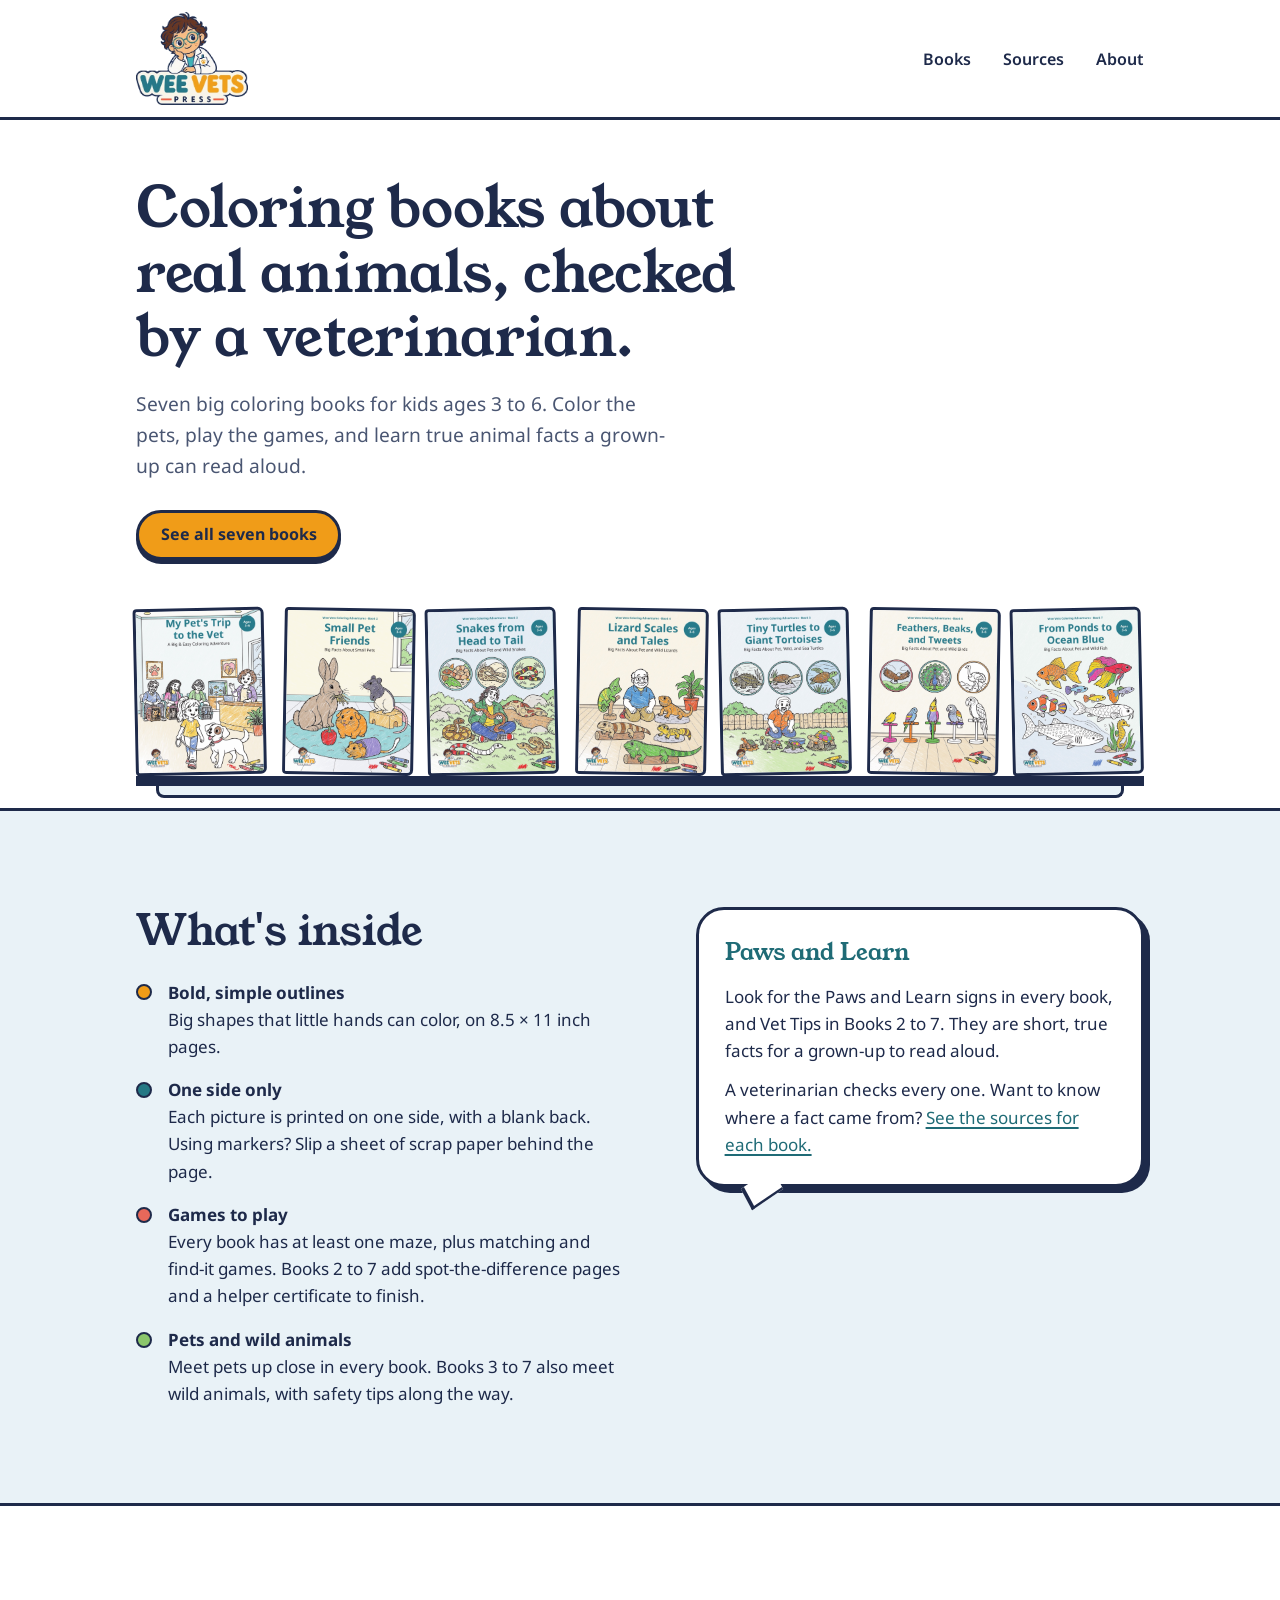
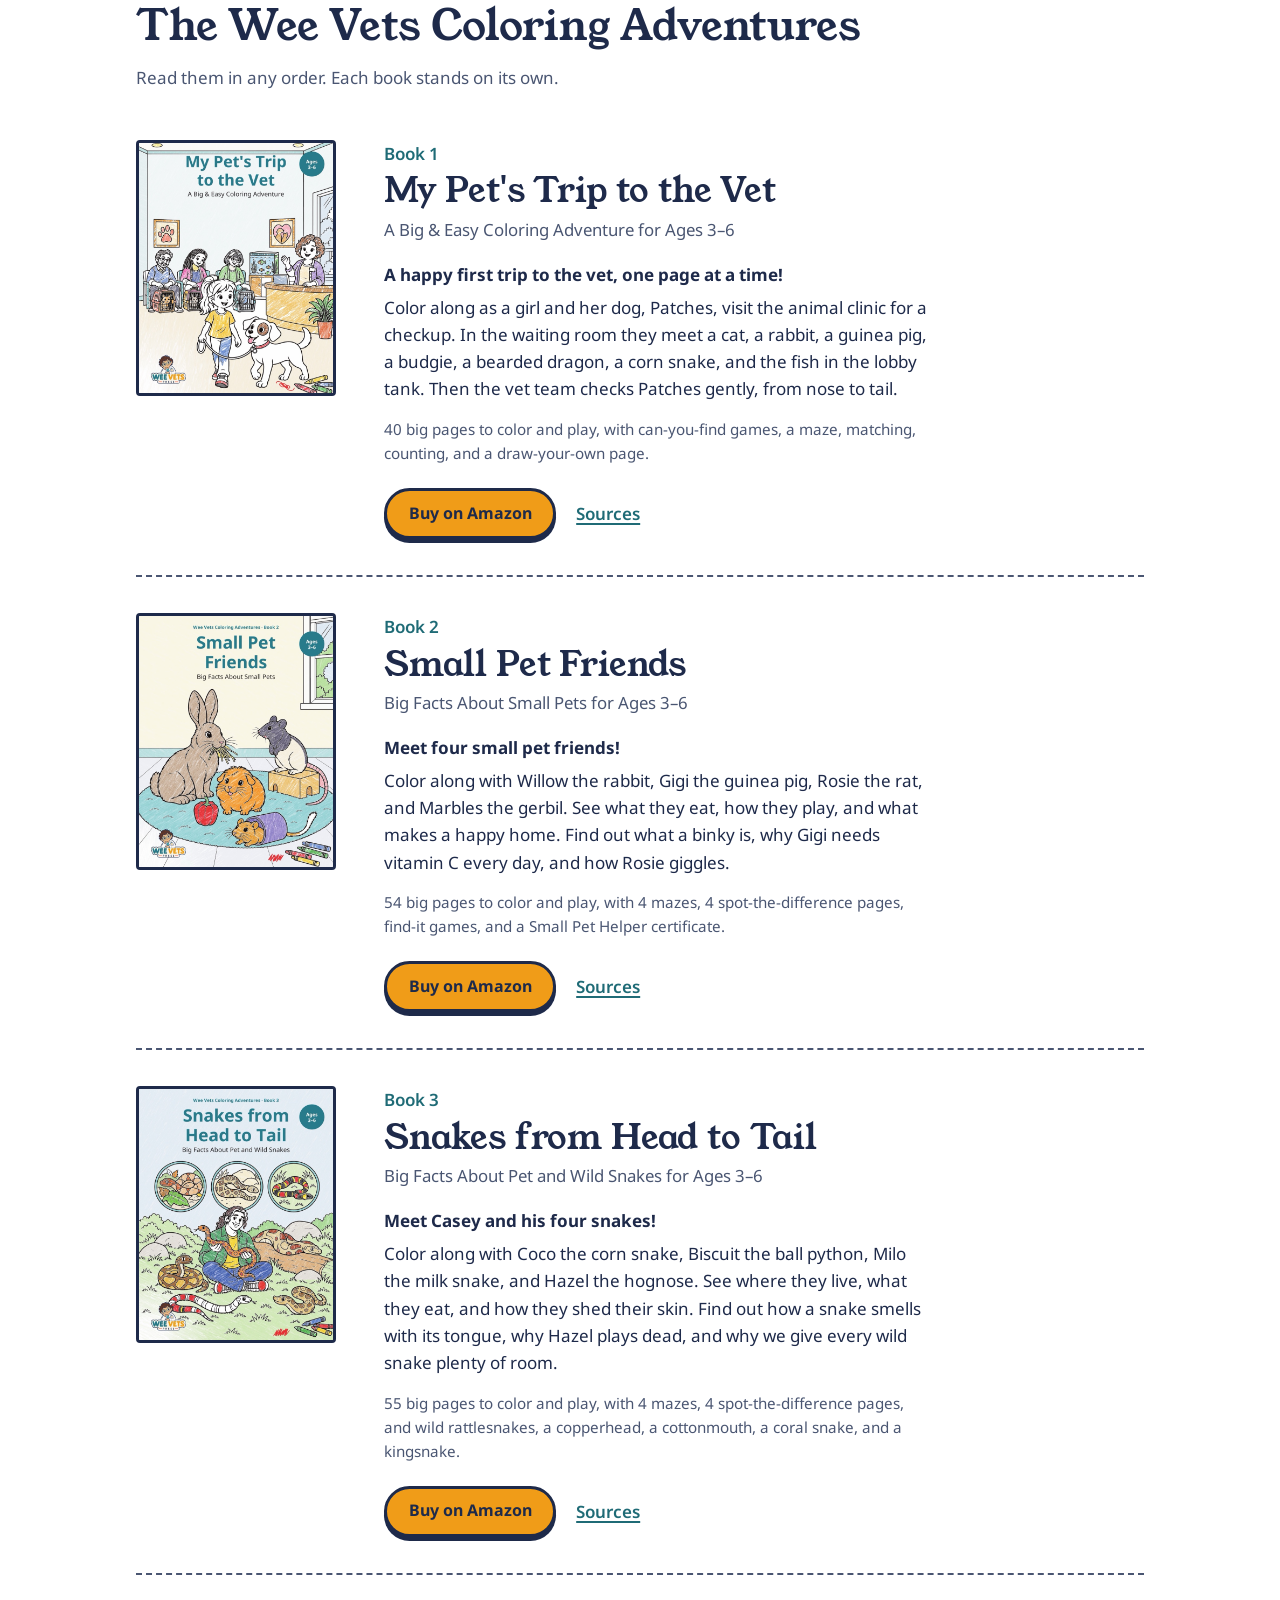
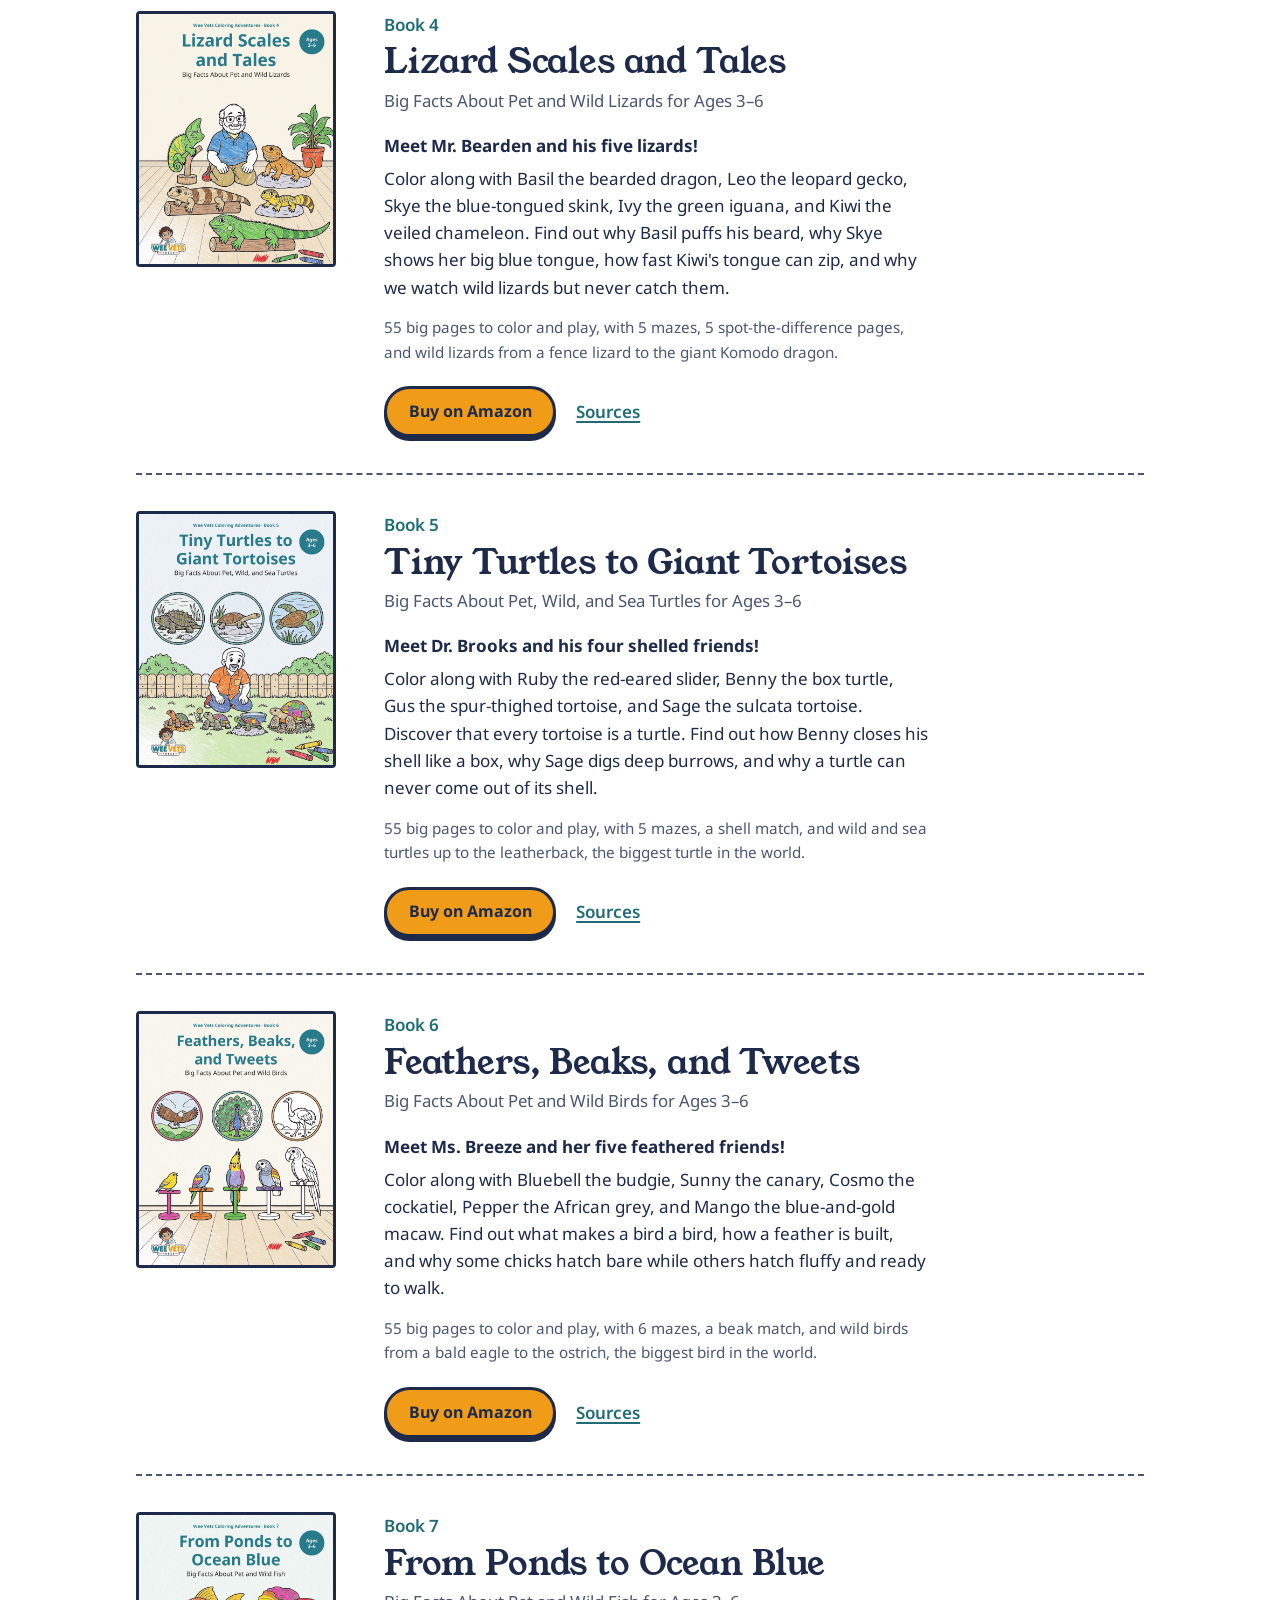
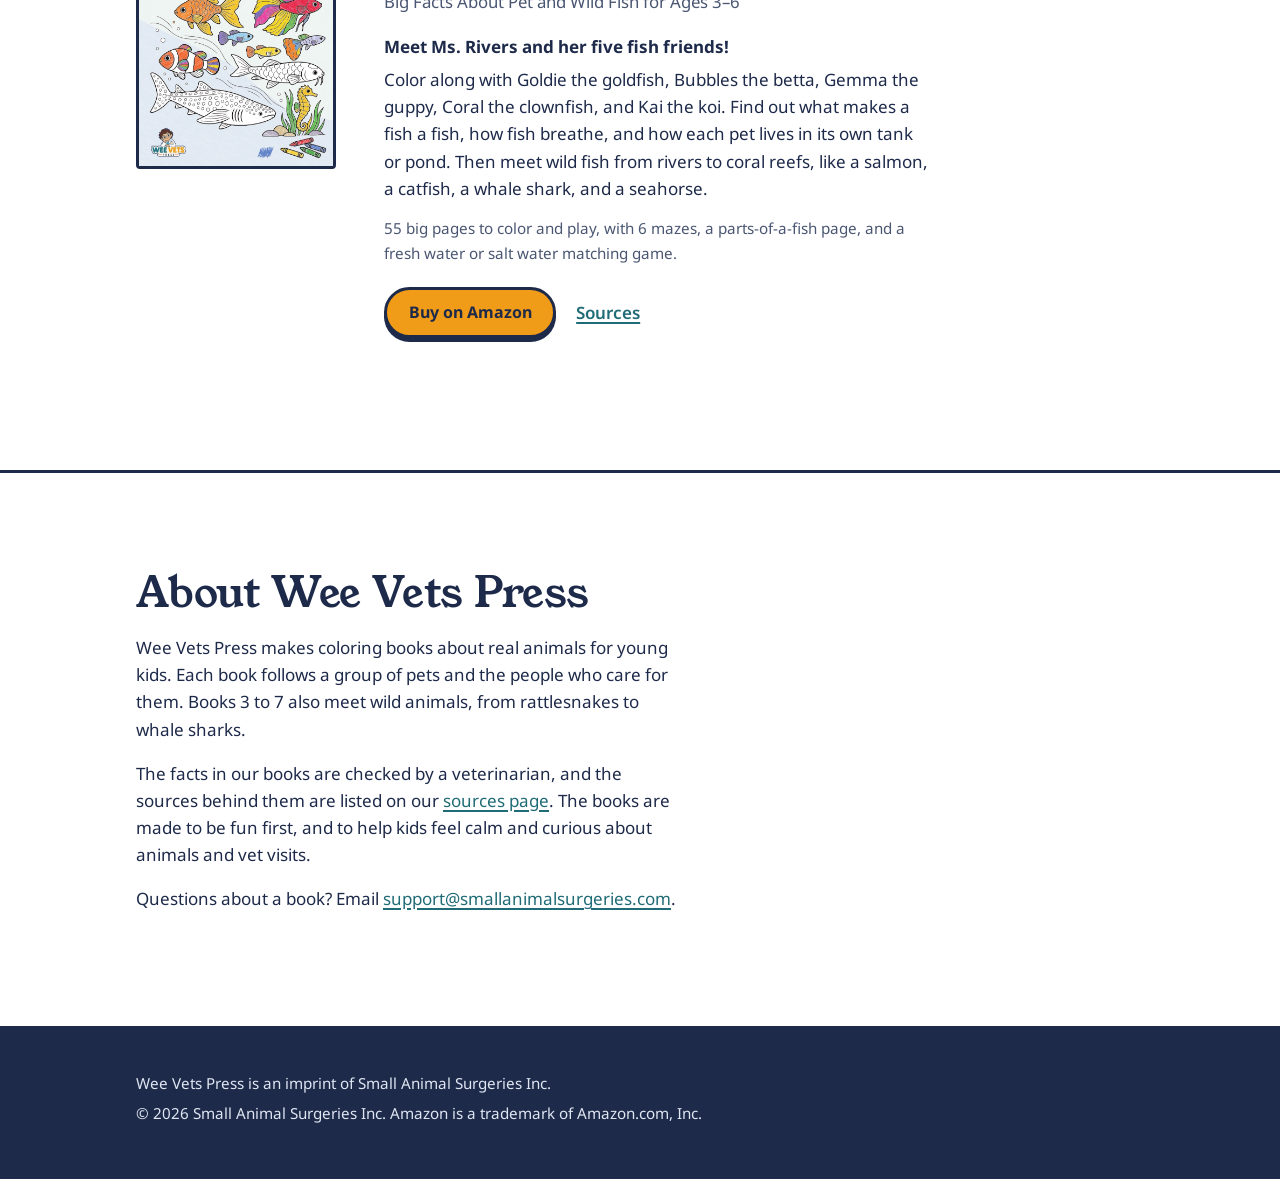
<file: index.html>
<!doctype html>
<html lang="en">
<head>
  <meta charset="utf-8">
  <meta name="viewport" content="width=device-width, initial-scale=1">
  <title>Wee Vets Press | Animal coloring books checked by a veterinarian</title>
  <meta name="description" content="Wee Vets Coloring Adventures: seven big coloring books for kids ages 3 to 6, with true animal facts checked by a veterinarian.">
  <link rel="icon" type="image/png" href="images/wee-vets-press-logo.png">
  <meta property="og:title" content="Wee Vets Press">
  <meta property="og:description" content="Seven big animal coloring books for ages 3 to 6, with facts checked by a veterinarian.">
  <meta property="og:image" content="https://weevetspress.com/images/covers/book1-my-pets-trip-to-the-vet.jpg">
  <link rel="preconnect" href="https://fonts.googleapis.com">
  <link rel="preconnect" href="https://fonts.gstatic.com" crossorigin>
  <link href="https://fonts.googleapis.com/css2?family=Noto+Sans:wght@400;600;700&family=Young+Serif&display=swap" rel="stylesheet">
  <link rel="stylesheet" href="style.css">
</head>
<body>
  <a class="skip" href="#main">Skip to the books</a>

  <header class="site-header">
    <div class="wrap">
      <a class="brand" href="./"><img src="images/wee-vets-press-logo.png" alt="Wee Vets Press" width="304" height="253"></a>
      <nav class="site-nav" aria-label="Main">
        <ul>
          <li><a href="#books">Books</a></li>
          <li><a href="sources.html">Sources</a></li>
          <li><a href="#about">About</a></li>
        </ul>
      </nav>
    </div>
  </header>

  <main id="main">
    <section class="hero">
      <div class="wrap">
        <h1>Coloring books about real animals, checked by a veterinarian.</h1>
        <p class="lede">Seven big coloring books for kids ages 3 to 6. Color the pets, play the games, and learn true animal facts a grown-up can read aloud.</p>
        <a class="button" href="#books">See all seven books</a>

        <ol class="shelf" aria-label="The seven Wee Vets Coloring Adventures books">
          <li><a href="#book-1"><img src="images/covers/book1-my-pets-trip-to-the-vet.jpg" alt="Book 1: My Pet's Trip to the Vet" width="720" height="931"></a></li>
          <li><a href="#book-2"><img src="images/covers/book2-small-pet-friends.jpg" alt="Book 2: Small Pet Friends" width="720" height="931"></a></li>
          <li><a href="#book-3"><img src="images/covers/book3-snakes-from-head-to-tail.jpg" alt="Book 3: Snakes from Head to Tail" width="720" height="931"></a></li>
          <li><a href="#book-4"><img src="images/covers/book4-lizard-scales-and-tales.jpg" alt="Book 4: Lizard Scales and Tales" width="720" height="931"></a></li>
          <li><a href="#book-5"><img src="images/covers/book5-tiny-turtles-to-giant-tortoises.jpg" alt="Book 5: Tiny Turtles to Giant Tortoises" width="720" height="931"></a></li>
          <li><a href="#book-6"><img src="images/covers/book6-feathers-beaks-and-tweets.jpg" alt="Book 6: Feathers, Beaks, and Tweets" width="720" height="931"></a></li>
          <li><a href="#book-7"><img src="images/covers/book7-from-ponds-to-ocean-blue.jpg" alt="Book 7: From Ponds to Ocean Blue" width="720" height="931"></a></li>
        </ol>
      </div>
    </section>

    <section class="section inside" aria-labelledby="inside-title">
      <div class="wrap inside-grid">
        <div>
          <h2 id="inside-title">What's inside</h2>
          <ul>
            <li><strong>Bold, simple outlines</strong> Big shapes that little hands can color, on 8.5 × 11 inch pages.</li>
            <li><strong>One side only</strong> Each picture is printed on one side, with a blank back. Using markers? Slip a sheet of scrap paper behind the page.</li>
            <li><strong>Games to play</strong> Every book has at least one maze, plus matching and find-it games. Books 2 to 7 add spot-the-difference pages and a helper certificate to finish.</li>
            <li><strong>Pets and wild animals</strong> Meet pets up close in every book. Books 3 to 7 also meet wild animals, with safety tips along the way.</li>
          </ul>
        </div>
        <aside class="bubble" aria-labelledby="bubble-title">
          <p class="bubble-title" id="bubble-title">Paws and Learn</p>
          <p>Look for the Paws and Learn signs in every book, and Vet Tips in Books 2 to 7. They are short, true facts for a grown-up to read aloud.</p>
          <p>A veterinarian checks every one. Want to know where a fact came from? <a href="sources.html">See the sources for each book.</a></p>
        </aside>
      </div>
    </section>

    <section class="section" id="books" aria-labelledby="books-title">
      <div class="wrap">
        <h2 id="books-title">The Wee Vets Coloring Adventures</h2>
        <p class="section-intro">Read them in any order. Each book stands on its own.</p>

        <ol class="books">
          <li class="book" id="book-1">
            <div class="book-cover"><img src="images/covers/book1-my-pets-trip-to-the-vet.jpg" alt="Cover of My Pet's Trip to the Vet" width="720" height="931" loading="lazy"></div>
            <div>
              <p class="book-number">Book 1</p>
              <h3>My Pet's Trip to the Vet</h3>
              <p class="subtitle">A Big &amp; Easy Coloring Adventure for Ages 3–6</p>
              <p class="hook">A happy first trip to the vet, one page at a time!</p>
              <p class="about">Color along as a girl and her dog, Patches, visit the animal clinic for a checkup. In the waiting room they meet a cat, a rabbit, a guinea pig, a budgie, a bearded dragon, a corn snake, and the fish in the lobby tank. Then the vet team checks Patches gently, from nose to tail.</p>
              <p class="specs">40 big pages to color and play, with can-you-find games, a maze, matching, counting, and a draw-your-own page.</p>
              <div class="book-actions">
                <a class="button" href="https://www.amazon.com/dp/B0HMJBKH9W">Buy on Amazon</a>
                <a class="quiet" href="sources.html#sources-book-1">Sources</a>
              </div>
            </div>
          </li>

          <li class="book" id="book-2">
            <div class="book-cover"><img src="images/covers/book2-small-pet-friends.jpg" alt="Cover of Small Pet Friends" width="720" height="931" loading="lazy"></div>
            <div>
              <p class="book-number">Book 2</p>
              <h3>Small Pet Friends</h3>
              <p class="subtitle">Big Facts About Small Pets for Ages 3–6</p>
              <p class="hook">Meet four small pet friends!</p>
              <p class="about">Color along with Willow the rabbit, Gigi the guinea pig, Rosie the rat, and Marbles the gerbil. See what they eat, how they play, and what makes a happy home. Find out what a binky is, why Gigi needs vitamin C every day, and how Rosie giggles.</p>
              <p class="specs">54 big pages to color and play, with 4 mazes, 4 spot-the-difference pages, find-it games, and a Small Pet Helper certificate.</p>
              <div class="book-actions">
                <a class="button" href="https://www.amazon.com/dp/B0HNZNY3LQ">Buy on Amazon</a>
                <a class="quiet" href="sources.html#sources-book-2">Sources</a>
              </div>
            </div>
          </li>

          <li class="book" id="book-3">
            <div class="book-cover"><img src="images/covers/book3-snakes-from-head-to-tail.jpg" alt="Cover of Snakes from Head to Tail" width="720" height="931" loading="lazy"></div>
            <div>
              <p class="book-number">Book 3</p>
              <h3>Snakes from Head to Tail</h3>
              <p class="subtitle">Big Facts About Pet and Wild Snakes for Ages 3–6</p>
              <p class="hook">Meet Casey and his four snakes!</p>
              <p class="about">Color along with Coco the corn snake, Biscuit the ball python, Milo the milk snake, and Hazel the hognose. See where they live, what they eat, and how they shed their skin. Find out how a snake smells with its tongue, why Hazel plays dead, and why we give every wild snake plenty of room.</p>
              <p class="specs">55 big pages to color and play, with 4 mazes, 4 spot-the-difference pages, and wild rattlesnakes, a copperhead, a cottonmouth, a coral snake, and a kingsnake.</p>
              <div class="book-actions">
                <a class="button" href="https://www.amazon.com/dp/B0HPTV7WQ7">Buy on Amazon</a>
                <a class="quiet" href="sources.html#sources-book-3">Sources</a>
              </div>
            </div>
          </li>

          <li class="book" id="book-4">
            <div class="book-cover"><img src="images/covers/book4-lizard-scales-and-tales.jpg" alt="Cover of Lizard Scales and Tales" width="720" height="931" loading="lazy"></div>
            <div>
              <p class="book-number">Book 4</p>
              <h3>Lizard Scales and Tales</h3>
              <p class="subtitle">Big Facts About Pet and Wild Lizards for Ages 3–6</p>
              <p class="hook">Meet Mr. Bearden and his five lizards!</p>
              <p class="about">Color along with Basil the bearded dragon, Leo the leopard gecko, Skye the blue-tongued skink, Ivy the green iguana, and Kiwi the veiled chameleon. Find out why Basil puffs his beard, why Skye shows her big blue tongue, how fast Kiwi's tongue can zip, and why we watch wild lizards but never catch them.</p>
              <p class="specs">55 big pages to color and play, with 5 mazes, 5 spot-the-difference pages, and wild lizards from a fence lizard to the giant Komodo dragon.</p>
              <div class="book-actions">
                <a class="button" href="https://www.amazon.com/dp/B0HPSNGYZV">Buy on Amazon</a>
                <a class="quiet" href="sources.html#sources-book-4">Sources</a>
              </div>
            </div>
          </li>

          <li class="book" id="book-5">
            <div class="book-cover"><img src="images/covers/book5-tiny-turtles-to-giant-tortoises.jpg" alt="Cover of Tiny Turtles to Giant Tortoises" width="720" height="931" loading="lazy"></div>
            <div>
              <p class="book-number">Book 5</p>
              <h3>Tiny Turtles to Giant Tortoises</h3>
              <p class="subtitle">Big Facts About Pet, Wild, and Sea Turtles for Ages 3–6</p>
              <p class="hook">Meet Dr. Brooks and his four shelled friends!</p>
              <p class="about">Color along with Ruby the red-eared slider, Benny the box turtle, Gus the spur-thighed tortoise, and Sage the sulcata tortoise. Discover that every tortoise is a turtle. Find out how Benny closes his shell like a box, why Sage digs deep burrows, and why a turtle can never come out of its shell.</p>
              <p class="specs">55 big pages to color and play, with 5 mazes, a shell match, and wild and sea turtles up to the leatherback, the biggest turtle in the world.</p>
              <div class="book-actions">
                <a class="button" href="https://www.amazon.com/dp/B0HQ1T8918">Buy on Amazon</a>
                <a class="quiet" href="sources.html#sources-book-5">Sources</a>
              </div>
            </div>
          </li>

          <li class="book" id="book-6">
            <div class="book-cover"><img src="images/covers/book6-feathers-beaks-and-tweets.jpg" alt="Cover of Feathers, Beaks, and Tweets" width="720" height="931" loading="lazy"></div>
            <div>
              <p class="book-number">Book 6</p>
              <h3>Feathers, Beaks, and Tweets</h3>
              <p class="subtitle">Big Facts About Pet and Wild Birds for Ages 3–6</p>
              <p class="hook">Meet Ms. Breeze and her five feathered friends!</p>
              <p class="about">Color along with Bluebell the budgie, Sunny the canary, Cosmo the cockatiel, Pepper the African grey, and Mango the blue-and-gold macaw. Find out what makes a bird a bird, how a feather is built, and why some chicks hatch bare while others hatch fluffy and ready to walk.</p>
              <p class="specs">55 big pages to color and play, with 6 mazes, a beak match, and wild birds from a bald eagle to the ostrich, the biggest bird in the world.</p>
              <div class="book-actions">
                <a class="button" href="https://www.amazon.com/dp/B0HQ1TR9HS">Buy on Amazon</a>
                <a class="quiet" href="sources.html#sources-book-6">Sources</a>
              </div>
            </div>
          </li>

          <li class="book" id="book-7">
            <div class="book-cover"><img src="images/covers/book7-from-ponds-to-ocean-blue.jpg" alt="Cover of From Ponds to Ocean Blue" width="720" height="931" loading="lazy"></div>
            <div>
              <p class="book-number">Book 7</p>
              <h3>From Ponds to Ocean Blue</h3>
              <p class="subtitle">Big Facts About Pet and Wild Fish for Ages 3–6</p>
              <p class="hook">Meet Ms. Rivers and her five fish friends!</p>
              <p class="about">Color along with Goldie the goldfish, Bubbles the betta, Gemma the guppy, Coral the clownfish, and Kai the koi. Find out what makes a fish a fish, how fish breathe, and how each pet lives in its own tank or pond. Then meet wild fish from rivers to coral reefs, like a salmon, a catfish, a whale shark, and a seahorse.</p>
              <p class="specs">55 big pages to color and play, with 6 mazes, a parts-of-a-fish page, and a fresh water or salt water matching game.</p>
              <div class="book-actions">
                <a class="button" href="https://www.amazon.com/dp/B0HQWGFD54">Buy on Amazon</a>
                <a class="quiet" href="sources.html#sources-book-7">Sources</a>
              </div>
            </div>
          </li>
        </ol>
      </div>
    </section>

    <section class="section about-section" id="about" aria-labelledby="about-title">
      <div class="wrap">
        <h2 id="about-title">About Wee Vets Press</h2>
        <p>Wee Vets Press makes coloring books about real animals for young kids. Each book follows a group of pets and the people who care for them. Books 3 to 7 also meet wild animals, from rattlesnakes to whale sharks.</p>
        <p>The facts in our books are checked by a veterinarian, and the sources behind them are listed on our <a href="sources.html">sources page</a>. The books are made to be fun first, and to help kids feel calm and curious about animals and vet visits.</p>
        <p>Questions about a book? Email <a href="mailto:support@smallanimalsurgeries.com">support@smallanimalsurgeries.com</a>.</p>
      </div>
    </section>
  </main>

  <footer class="site-footer">
    <div class="wrap">
      <p>Wee Vets Press is an imprint of Small Animal Surgeries Inc.</p>
      <p>© 2026 Small Animal Surgeries Inc. Amazon is a trademark of Amazon.com, Inc.</p>
    </div>
  </footer>
</body>
</html>
</file>
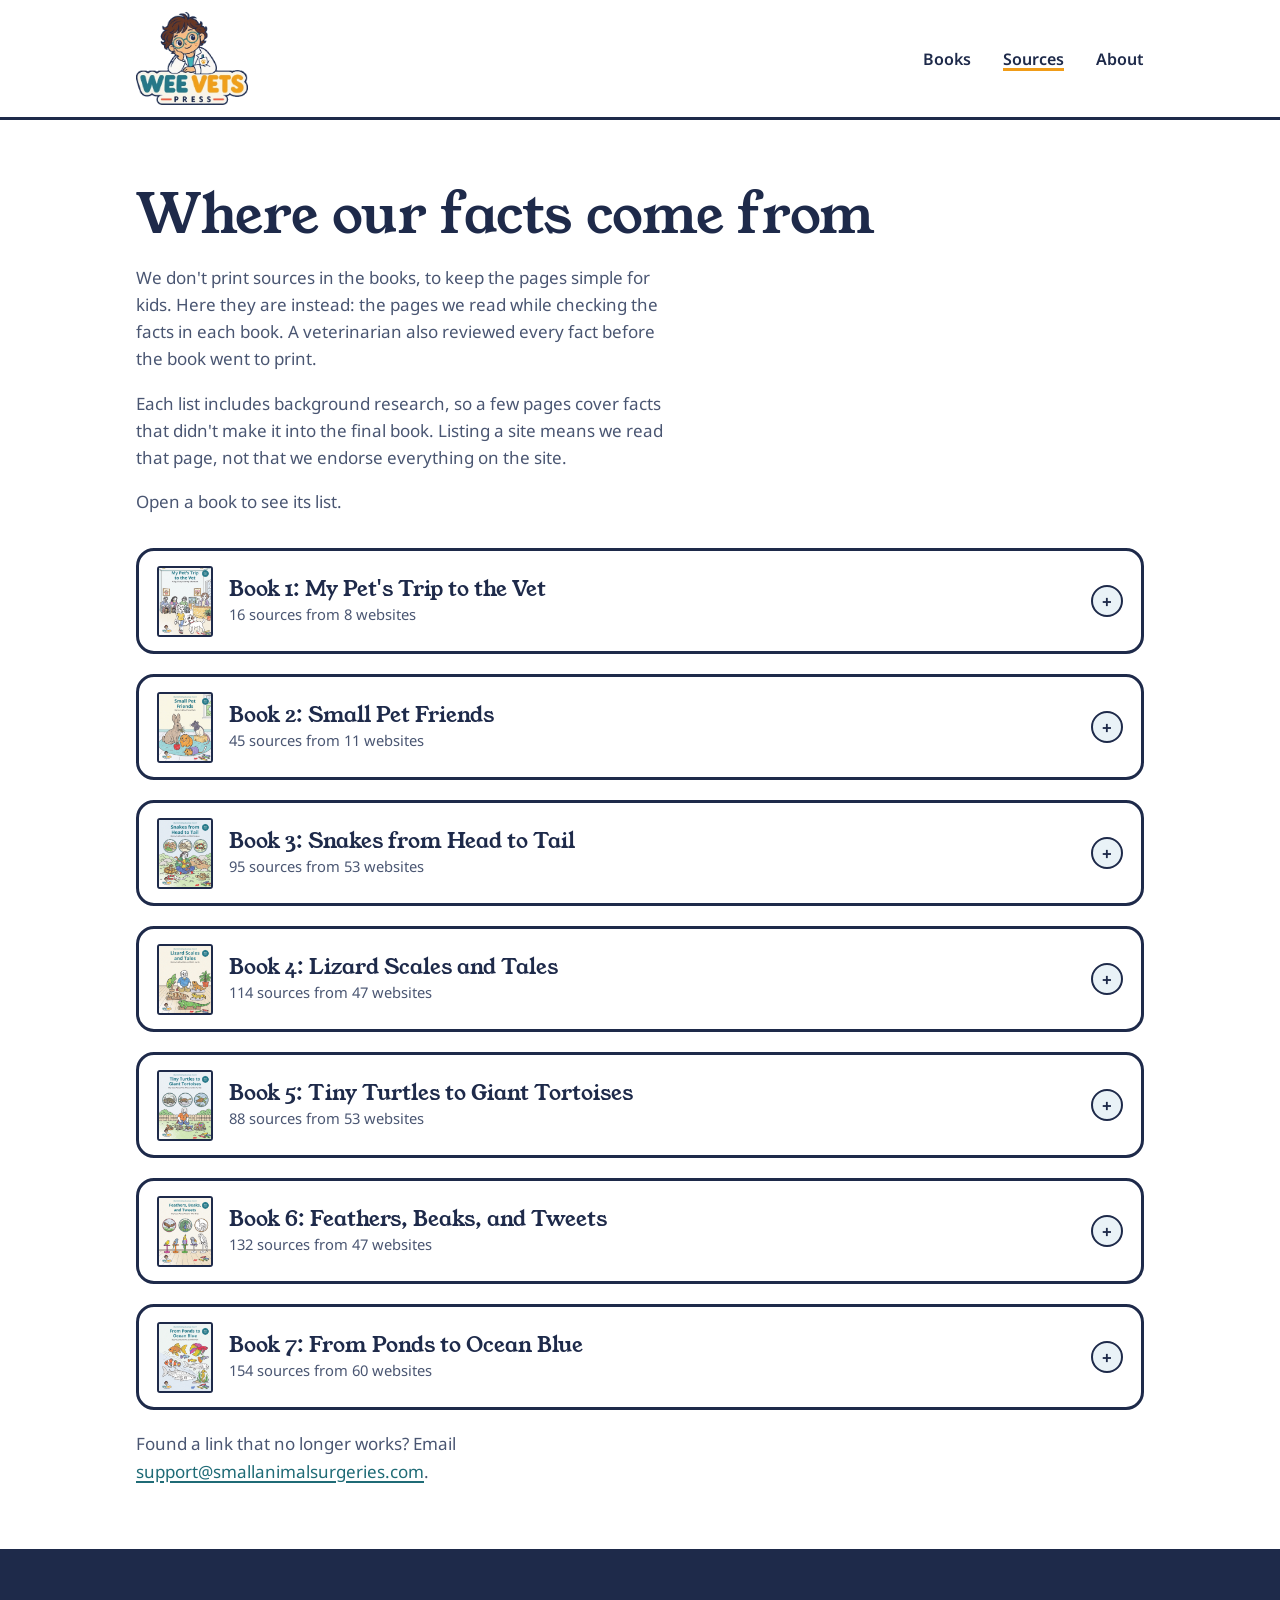
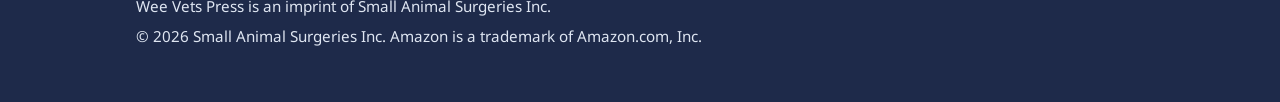
<file: sources.html>
<!doctype html>
<html lang="en">
<head>
  <meta charset="utf-8">
  <meta name="viewport" content="width=device-width, initial-scale=1">
  <title>Sources | Wee Vets Press</title>
  <meta name="description" content="Where the animal facts in each Wee Vets Coloring Adventures book come from.">
  <link rel="icon" type="image/png" href="images/wee-vets-press-logo.png">
  <link rel="preconnect" href="https://fonts.googleapis.com">
  <link rel="preconnect" href="https://fonts.gstatic.com" crossorigin>
  <link href="https://fonts.googleapis.com/css2?family=Noto+Sans:wght@400;600;700&family=Young+Serif&display=swap" rel="stylesheet">
  <link rel="stylesheet" href="style.css">
</head>
<body>
  <a class="skip" href="#main">Skip to the sources</a>

  <header class="site-header">
    <div class="wrap">
      <a class="brand" href="./"><img src="images/wee-vets-press-logo.png" alt="Wee Vets Press home" width="304" height="253"></a>
      <nav class="site-nav" aria-label="Main">
        <ul>
          <li><a href="./#books">Books</a></li>
          <li><a href="sources.html" aria-current="page">Sources</a></li>
          <li><a href="./#about">About</a></li>
        </ul>
      </nav>
    </div>
  </header>

  <main id="main">
    <div class="wrap">
      <div class="page-head">
        <h1>Where our facts come from</h1>
        <p>We don't print sources in the books, to keep the pages simple for kids. Here they are instead: the pages we read while checking the facts in each book. A veterinarian also reviewed every fact before the book went to print.</p>
        <p>Each list includes background research, so a few pages cover facts that didn't make it into the final book. Listing a site means we read that page, not that we endorse everything on the site.</p>
        <p>Open a book to see its list.</p>
      </div>

<!-- SOURCES:START -->
<details class="source-book" id="sources-book-1">
  <summary>
    <img src="images/covers/book1-my-pets-trip-to-the-vet.jpg" alt="" width="56" height="72" loading="lazy">
    <span><span class="t">Book 1: My Pet&#x27;s Trip to the Vet</span><span class="n">16 sources from 8 websites</span></span>
    <span class="chev" aria-hidden="true">+</span>
  </summary>
  <div class="source-body">
    <div class="source-group">
      <h3>Merck Veterinary Manual</h3>
      <ul>
        <li><a href="https://www.merckvetmanual.com/bird-owners/choosing-and-taking-care-of-a-pet-bird/choosing-a-pet-bird" rel="noopener">Merck Vet Manual, Choosing a Pet Bird</a></li>
        <li><a href="https://www.merckvetmanual.com/all-other-pets/rabbits/dental-care-of-rabbits" rel="noopener">Merck Vet Manual, Dental Care of Rabbits</a></li>
        <li><a href="https://www.merckvetmanual.com/dog-owners/digestive-disorders-of-dogs/dental-development-of-dogs" rel="noopener">Merck Vet Manual, Dental Development of Dogs</a></li>
        <li><a href="https://www.merckvetmanual.com/exotic-and-laboratory-animals/aquarium-fish/fish-taxonomy" rel="noopener">Merck Vet Manual, Fish Taxonomy</a></li>
        <li><a href="https://www.merckvetmanual.com/all-other-pets/guinea-pigs/nutritional-problems-of-guinea-pigs" rel="noopener">Merck Vet Manual, Nutritional Problems of Guinea Pigs</a></li>
        <li><a href="https://www.merckvetmanual.com/all-other-pets/reptiles/description-and-physical-characteristics-of-reptiles" rel="noopener">Merck Vet Manual, Reptiles</a></li>
        <li><a href="https://www.merckvetmanual.com/dog-owners/routine-care-of-dogs/routine-health-care-of-dogs" rel="noopener">Merck Vet Manual, Routine Health Care of Dogs</a></li>
        <li><a href="https://www.merckvetmanual.com/cat-owners/skin-disorders-of-cats/structure-of-the-skin-in-cats" rel="noopener">Merck Vet Manual, Structure of the Skin in Cats</a></li>
      </ul>
    </div>
    <div class="source-group">
      <h3>Australian Museum</h3>
      <ul>
        <li><a href="https://australian.museum/learn/animals/birds/budgerigar/" rel="noopener">Australian Museum, Budgerigar</a></li>
        <li><a href="https://australian.museum/learn/animals/reptiles/central-bearded-dragon/" rel="noopener">Australian Museum, Central Bearded Dragon</a></li>
      </ul>
    </div>
    <div class="source-group">
      <h3>American Kennel Club</h3>
      <ul>
        <li><a href="https://www.akc.org/expert-advice/health/what-are-dog-dewclaws/" rel="noopener">AKC, What Are Dewclaws</a></li>
      </ul>
    </div>
    <div class="source-group">
      <h3>aquatic.vetmed.ufl.edu</h3>
      <ul>
        <li><a href="https://aquatic.vetmed.ufl.edu/about-us/students/aquatic-animal-health-club/small-animal-clinical-sciences-freshwater-tank/" rel="noopener">UF Vet Med freshwater tank</a></li>
      </ul>
    </div>
    <div class="source-group">
      <h3>Cleveland Clinic</h3>
      <ul>
        <li><a href="https://my.clevelandclinic.org/health/body/24655-teeth" rel="noopener">Cleveland Clinic, Teeth</a></li>
      </ul>
    </div>
    <div class="source-group">
      <h3>RSPCA</h3>
      <ul>
        <li><a href="https://www.rspca.org.uk/whatwedo/latest/blogs/tenfactsaboutguineapigs" rel="noopener">RSPCA, Ten facts about guinea pigs</a></li>
      </ul>
    </div>
    <div class="source-group">
      <h3>University of Florida IFAS Extension</h3>
      <ul>
        <li><a href="https://ask.ifas.ufl.edu/publication/FA054" rel="noopener">UF/IFAS FA054</a></li>
      </ul>
    </div>
    <div class="source-group">
      <h3>VCA Animal Hospitals</h3>
      <ul>
        <li><a href="https://vcahospitals.com/know-your-pet/wellness-examination-in-cats" rel="noopener">VCA, Wellness Examination in Cats</a></li>
      </ul>
    </div>
  </div>
</details>
<details class="source-book" id="sources-book-2">
  <summary>
    <img src="images/covers/book2-small-pet-friends.jpg" alt="" width="56" height="72" loading="lazy">
    <span><span class="t">Book 2: Small Pet Friends</span><span class="n">45 sources from 11 websites</span></span>
    <span class="chev" aria-hidden="true">+</span>
  </summary>
  <div class="source-body">
    <div class="source-group">
      <h3>Merck Veterinary Manual</h3>
      <ul>
        <li><a href="https://www.merckvetmanual.com/all-other-pets/gerbils/breeding-and-reproduction-of-gerbils" rel="noopener">Breeding of Gerbils</a></li>
        <li><a href="https://www.merckvetmanual.com/all-other-pets/rats/breeding-and-reproduction-of-rats" rel="noopener">Breeding of Rats</a></li>
        <li><a href="https://www.merckvetmanual.com/all-other-pets/gerbils/description-and-physical-characteristics-of-gerbils" rel="noopener">Description of Gerbils</a></li>
        <li><a href="https://www.merckvetmanual.com/all-other-pets/rabbits/description-and-physical-characteristics-of-rabbits" rel="noopener">Description of Rabbits</a></li>
        <li><a href="https://www.merckvetmanual.com/all-other-pets/guinea-pigs/diet-for-a-guinea-pig" rel="noopener">Diet for a Guinea Pig</a></li>
        <li><a href="https://www.merckvetmanual.com/all-other-pets/rabbits/diet-for-rabbits" rel="noopener">Diet for Rabbits</a></li>
        <li><a href="https://www.merckvetmanual.com/exotic-and-laboratory-animals/rodents/gerbils" rel="noopener">Gerbils</a></li>
        <li><a href="https://www.merckvetmanual.com/exotic-and-laboratory-animals/guinea-pigs/anatomy-physiology-and-behavior-of-guinea-pigs" rel="noopener">Guinea Pig Anatomy and Behavior</a></li>
        <li><a href="https://www.merckvetmanual.com/all-other-pets/rabbits/providing-a-home-for-a-rabbit" rel="noopener">Home for a Rabbit</a></li>
        <li><a href="https://www.merckvetmanual.com/all-other-pets/rats/providing-a-home-for-a-rat" rel="noopener">Home for a Rat</a></li>
        <li><a href="https://www.merckvetmanual.com/exotic-and-laboratory-animals/rabbits/management-of-rabbits" rel="noopener">Management of Rabbits</a></li>
        <li><a href="https://www.merckvetmanual.com/exotic-and-laboratory-animals/rodents/mice-and-rats-as-pets" rel="noopener">Mice and Rats as Pets</a></li>
        <li><a href="https://www.merckvetmanual.com/all-other-pets/guinea-pigs/nutritional-problems-of-guinea-pigs" rel="noopener">Nutritional Problems of Guinea Pigs</a></li>
        <li><a href="https://www.merckvetmanual.com/all-other-pets/guinea-pigs/routine-care-of-guinea-pigs" rel="noopener">Routine Care of Guinea Pigs</a></li>
        <li><a href="https://www.merckvetmanual.com/all-other-pets/rabbits/routine-health-care-of-rabbits" rel="noopener">Routine Care of Rabbits</a></li>
        <li><a href="https://www.merckvetmanual.com/all-other-pets/rats/special-considerations-for-rats" rel="noopener">Special Considerations for Rats</a></li>
      </ul>
    </div>
    <div class="source-group">
      <h3>RSPCA</h3>
      <ul>
        <li><a href="https://www.rspca.org.uk/whatwedo/latest/blogs/tenfactsaboutguineapigs" rel="noopener">RSPCA 10 facts</a></li>
        <li><a href="https://www.rspca.org.uk/adviceandwelfare/pets/rodents/guineapigs/environment" rel="noopener">RSPCA environment</a></li>
        <li><a href="https://www.rspca.org.uk/adviceandwelfare/pets/rodents/gerbils/behaviour" rel="noopener">RSPCA gerbil behaviour</a></li>
        <li><a href="https://www.rspca.org.uk/adviceandwelfare/pets/rodents/gerbils/company" rel="noopener">RSPCA gerbil company</a></li>
        <li><a href="https://www.rspca.org.uk/adviceandwelfare/pets/rodents/gerbils/environment" rel="noopener">RSPCA gerbil environment</a></li>
        <li><a href="https://www.rspca.org.uk/adviceandwelfare/pets/rodents/gerbils" rel="noopener">RSPCA gerbils</a></li>
        <li><a href="https://www.rspca.org.uk/adviceandwelfare/pets/rodents/guineapigs" rel="noopener">RSPCA guinea pigs</a></li>
        <li><a href="https://www.rspca.org.uk/adviceandwelfare/pets/rabbits/behaviour" rel="noopener">RSPCA rabbit behaviour</a></li>
        <li><a href="https://www.rspca.org.uk/adviceandwelfare/pets/rabbits/environment" rel="noopener">RSPCA rabbit environment</a></li>
        <li><a href="https://www.rspca.org.uk/adviceandwelfare/pets/rabbits" rel="noopener">RSPCA rabbits</a></li>
        <li><a href="https://www.rspca.org.uk/adviceandwelfare/pets/rodents/rats/diet" rel="noopener">RSPCA rat diet</a></li>
        <li><a href="https://www.rspca.org.uk/adviceandwelfare/pets/rodents/rats/environment" rel="noopener">RSPCA rat environment</a></li>
        <li><a href="https://www.rspca.org.uk/adviceandwelfare/pets/rodents/rats" rel="noopener">RSPCA rats</a></li>
      </ul>
    </div>
    <div class="source-group">
      <h3>Research papers</h3>
      <ul>
        <li><a href="https://doi.org/10.1016/s0031-9384(00)00411-x" rel="noopener">Burgdorf &amp; Panksepp 2001</a></li>
        <li><a href="https://doi.org/10.1007/s00359-006-0093-x" rel="noopener">doi.org</a></li>
        <li><a href="https://doi.org/10.1126/science.aah5114" rel="noopener">Ishiyama &amp; Brecht 2016, <em>Science</em></a></li>
        <li><a href="https://doi.org/10.1016/s0166-4328(00)00238-2" rel="noopener">Panksepp &amp; Burgdorf 2000</a></li>
        <li><a href="https://doi.org/10.1016/s0031-9384(03)00159-8" rel="noopener">Panksepp &amp; Burgdorf 2003</a></li>
      </ul>
    </div>
    <div class="source-group">
      <h3>House Rabbit Society</h3>
      <ul>
        <li><a href="https://rabbit.org/care/cecotropes/" rel="noopener">Cecotropes</a></li>
        <li><a href="https://rabbit.org/resources/fun/rabbit-facts/" rel="noopener">Rabbit.org fun facts</a></li>
      </ul>
    </div>
    <div class="source-group">
      <h3>PDSA</h3>
      <ul>
        <li><a href="https://www.pdsa.org.uk/pet-help-and-advice/looking-after-your-pet/small-pets/how-to-hold-a-guinea-pig-safely" rel="noopener">holding a guinea pig</a></li>
        <li><a href="https://www.pdsa.org.uk/pet-help-and-advice/looking-after-your-pet/rabbits/how-to-hold-a-rabbit-safely" rel="noopener">holding a rabbit</a></li>
      </ul>
    </div>
    <div class="source-group">
      <h3>VCA Animal Hospitals</h3>
      <ul>
        <li><a href="https://vcahospitals.com/know-your-pet/owning-a-pet-gerbil" rel="noopener">VCA owning a pet gerbil</a></li>
        <li><a href="https://vcahospitals.com/know-your-pet/owning-a-pet-rat" rel="noopener">VCA owning a pet rat</a></li>
      </ul>
    </div>
    <div class="source-group">
      <h3>amcny.org</h3>
      <ul>
        <li><a href="https://www.amcny.org/wp-content/uploads/2020/02/Pet-Rabbits-Handout.pdf" rel="noopener">AMC NYC rabbit handout</a></li>
      </ul>
    </div>
    <div class="source-group">
      <h3>PetMD</h3>
      <ul>
        <li><a href="https://www.petmd.com/exotic/behavior/have-you-ever-seen-your-pet-chinchilla-or-guinea-pig-popcorning" rel="noopener">popcorning</a></li>
      </ul>
    </div>
    <div class="source-group">
      <h3>research.wayne.edu</h3>
      <ul>
        <li><a href="https://research.wayne.edu/dlar/pdf/rat.pdf" rel="noopener">Wayne State DLAR rat guide</a><span class="gone"> (page no longer online, checked November 3, 2026)</span></li>
      </ul>
    </div>
    <div class="source-group">
      <h3>Scottish SPCA</h3>
      <ul>
        <li><a href="https://www.scottishspca.org/advice/rabbits/why-do-rabbits-thump/" rel="noopener">Why do rabbits thump?</a></li>
      </ul>
    </div>
    <div class="source-group">
      <h3>U.S. Centers for Disease Control and Prevention</h3>
      <ul>
        <li><a href="https://www.cdc.gov/healthy-pets/about/small-mammals.html" rel="noopener">small mammals</a></li>
      </ul>
    </div>
  </div>
</details>
<details class="source-book" id="sources-book-3">
  <summary>
    <img src="images/covers/book3-snakes-from-head-to-tail.jpg" alt="" width="56" height="72" loading="lazy">
    <span><span class="t">Book 3: Snakes from Head to Tail</span><span class="n">95 sources from 53 websites</span></span>
    <span class="chev" aria-hidden="true">+</span>
  </summary>
  <div class="source-body">
    <div class="source-group">
      <h3>U.S. National Park Service</h3>
      <ul>
        <li><a href="https://www.nps.gov/cabr/blogs/fang-tastic-friends.htm" rel="noopener">fang-tastic friends</a></li>
        <li><a href="https://www.nps.gov/jeca/learn/nature/milk-snake.htm" rel="noopener">milk snake</a></li>
        <li><a href="https://home.nps.gov/jeca/learn/nature/plains-hognose-snake.htm" rel="noopener">plains hognose</a></li>
        <li><a href="https://www.nps.gov/samo/planyourvisit/safety.htm" rel="noopener">safety</a></li>
        <li><a href="https://www.nps.gov/tuzi/learn/nature/snakes.htm" rel="noopener">snakes</a></li>
        <li><a href="https://www.nps.gov/sagu/learn/nature/snakes.htm" rel="noopener">snakes</a></li>
        <li><a href="https://www.nps.gov/cabr/blogs/venomous-versus-poisonous-same-thing-right-wrong.htm" rel="noopener">venomous versus poisonous</a></li>
      </ul>
    </div>
    <div class="source-group">
      <h3>Virginia Herpetological Society</h3>
      <ul>
        <li><a href="https://virginiaherpetologicalsociety.com/venomous-look-a-likes/copperhead-look-a-likes/index.html" rel="noopener">copperhead look-alikes</a></li>
        <li><a href="https://virginiaherpetologicalsociety.com/reptiles/snakes/corn-snake" rel="noopener">corn snake</a></li>
        <li><a href="https://virginiaherpetologicalsociety.com/reptiles/snakes/eastern-hog-nosed-snake" rel="noopener">eastern hognose</a></li>
        <li><a href="https://virginiaherpetologicalsociety.com/reptiles/snakes/eastern-kingsnake/index.php" rel="noopener">eastern kingsnake</a></li>
        <li><a href="https://virginiaherpetologicalsociety.com/reptiles/snakes/eastern-milksnake" rel="noopener">eastern milksnake</a></li>
        <li><a href="https://virginiaherpetologicalsociety.com/identification-keys/id-keys-snakes" rel="noopener">snake ID key</a></li>
        <li><a href="https://virginiaherpetologicalsociety.com/reptiles/snakes/timber-rattlesnake/index.php" rel="noopener">timber rattlesnake</a></li>
      </ul>
    </div>
    <div class="source-group">
      <h3>Florida Museum of Natural History</h3>
      <ul>
        <li><a href="https://www.floridamuseum.ufl.edu/florida-snake-id/snake/eastern-copperhead/" rel="noopener">copperhead</a></li>
        <li><a href="https://www.floridamuseum.ufl.edu/herpetology/fl-snakes/list/pantherophis-guttatus/" rel="noopener">corn snake</a></li>
        <li><a href="https://www.floridamuseum.ufl.edu/florida-snake-id/snake/florida-cottonmouth/" rel="noopener">cottonmouth</a></li>
        <li><a href="https://www.floridamuseum.ufl.edu/herpetology/fl-snakes/list/heterodon-platirhinos/" rel="noopener">eastern hognose</a></li>
        <li><a href="https://www.floridamuseum.ufl.edu/florida-snake-id/snake/eastern-kingsnake/" rel="noopener">eastern kingsnake</a></li>
        <li><a href="https://www.floridamuseum.ufl.edu/florida-snake-id/snake/harlequin-coralsnake/" rel="noopener">harlequin coral snake</a></li>
      </ul>
    </div>
    <div class="source-group">
      <h3>Merck Veterinary Manual</h3>
      <ul>
        <li><a href="https://www.merckvetmanual.com/all-other-pets/reptiles/disorders-and-diseases-of-reptiles" rel="noopener">disorders of reptiles</a></li>
        <li><a href="https://www.merckvetmanual.com/exotic-and-laboratory-animals/reptiles/environmental-diseases-and-traumatic-injuries-of-reptiles" rel="noopener">environmental diseases of reptiles</a></li>
        <li><a href="https://www.merckvetmanual.com/all-other-pets/reptiles/providing-a-home-for-a-reptile" rel="noopener">Home for a Reptile</a></li>
        <li><a href="https://www.merckvetmanual.com/exotic-and-laboratory-animals/reptiles/management-and-husbandry-of-reptiles" rel="noopener">Husbandry of Reptiles</a></li>
        <li><a href="https://www.merckvetmanual.com/exotic-and-laboratory-animals/reptiles/parasitic-diseases-of-reptiles" rel="noopener">parasitic diseases of reptiles</a></li>
      </ul>
    </div>
    <div class="source-group">
      <h3>SREL</h3>
      <ul>
        <li><a href="https://srelherp.uga.edu/snakes/canebrake-timber-rattlesnake" rel="noopener">canebrake/timber rattlesnake</a></li>
        <li><a href="https://srelherp.uga.edu/snakes/copperhead/" rel="noopener">copperhead</a></li>
        <li><a href="https://srelherp.uga.edu/snakes/corn-snake/" rel="noopener">corn snake</a></li>
        <li><a href="https://srelherp.uga.edu/snakes/cottonmouth-water-moccasin/" rel="noopener">cottonmouth / water moccasin</a></li>
        <li><a href="https://srelherp.uga.edu/snakes/eastern-coral-snake" rel="noopener">eastern coral snake</a></li>
      </ul>
    </div>
    <div class="source-group">
      <h3>Animal Diversity Web (University of Michigan)</h3>
      <ul>
        <li><a href="https://animaldiversity.org/accounts/Boa_constrictor/" rel="noopener"><em>Boa constrictor</em></a></li>
        <li><a href="https://animaldiversity.org/accounts/Crotalus_atrox/" rel="noopener"><em>Crotalus atrox</em></a></li>
        <li><a href="https://animaldiversity.org/accounts/Heterodon_nasicus/" rel="noopener"><em>Heterodon nasicus</em></a></li>
        <li><a href="https://animaldiversity.org/accounts/Python_regius/" rel="noopener"><em>Python regius</em></a></li>
      </ul>
    </div>
    <div class="source-group">
      <h3>Missouri Department of Conservation</h3>
      <ul>
        <li><a href="https://mdc.mo.gov/magazines/conservationist/2004-06/cottonmouth-confusion" rel="noopener">cottonmouth confusion</a></li>
        <li><a href="https://mdc.mo.gov/discover-nature/field-guide/eastern-milksnake" rel="noopener">eastern milksnake</a></li>
        <li><a href="https://mdc.mo.gov/discover-nature/field-guide/plains-hog-nosed-snake" rel="noopener">plains hog-nosed snake</a></li>
        <li><a href="https://mdc.mo.gov/blogs/discover-nature-notes/rattlesnake-rattles" rel="noopener">rattlesnake rattles</a></li>
      </ul>
    </div>
    <div class="source-group">
      <h3>VCA Animal Hospitals</h3>
      <ul>
        <li><a href="https://vcahospitals.com/know-your-pet/snakes-owning" rel="noopener">Owning a snake</a></li>
        <li><a href="https://vcahospitals.com/know-your-pet/snakes-problems" rel="noopener">Snake problems</a></li>
        <li><a href="https://vcahospitals.com/know-your-pet/snakes-feeding" rel="noopener">Snakes, Feeding</a></li>
        <li><a href="https://vcahospitals.com/know-your-pet/snakes---housing" rel="noopener">Snakes, Housing</a></li>
      </ul>
    </div>
    <div class="source-group">
      <h3>NC Wildlife</h3>
      <ul>
        <li><a href="https://www.ncwildlife.gov/species/cottonmouth" rel="noopener">cottonmouth</a></li>
        <li><a href="https://ncwildlife.gov/species/eastern-coral-snake" rel="noopener">eastern coral snake</a></li>
        <li><a href="https://www.ncwildlife.gov/species/timber-rattlesnake" rel="noopener">timber rattlesnake</a></li>
      </ul>
    </div>
    <div class="source-group">
      <h3>U.S. Centers for Disease Control and Prevention</h3>
      <ul>
        <li><a href="https://www.cdc.gov/salmonella/outbreaks/chameleons-05-26/index.html" rel="noopener">chameleon outbreak</a></li>
        <li><a href="https://www.cdc.gov/healthy-pets/about/reptiles-and-amphibians.html" rel="noopener">Reptiles and Amphibians</a></li>
        <li><a href="https://www.cdc.gov/niosh/outdoor-workers/about/venomous-snakes.html" rel="noopener">venomous snakes</a></li>
      </ul>
    </div>
    <div class="source-group">
      <h3>Florida Fish and Wildlife Conservation Commission</h3>
      <ul>
        <li><a href="https://myfwc.com/wildlifehabitats/profiles/reptiles/snakes/burmese-python/" rel="noopener">Burmese python</a></li>
        <li><a href="https://myfwc.com/wildlifehabitats/profiles/reptiles/snakes/eastern-indigo-snake/" rel="noopener">eastern indigo snake</a></li>
      </ul>
    </div>
    <div class="source-group">
      <h3>Guinness</h3>
      <ul>
        <li><a href="https://www.guinnessworldrecords.com/news/2026/2/indonesian-python-makes-gwr-hissstory-as-the-longest-measured-wild-snake" rel="noopener">longest measured wild snake (2026)</a></li>
        <li><a href="https://www.guinnessworldrecords.com/world-records/70275-longest-snake" rel="noopener">longest snake</a></li>
      </ul>
    </div>
    <div class="source-group">
      <h3>Research papers</h3>
      <ul>
        <li><a href="https://doi.org/10.1002/dvdy.120" rel="noopener">Fons et al. 2019, Dev Dyn</a></li>
        <li><a href="https://doi.org/10.1016/j.toxicon.2009.04.015" rel="noopener">Weinstein &amp; Keyler 2009, Toxicon</a></li>
      </ul>
    </div>
    <div class="source-group">
      <h3>RSPCA</h3>
      <ul>
        <li><a href="https://www.rspca.org.uk/adviceandwelfare/pets/other/cornsnake" rel="noopener">corn snake</a></li>
        <li><a href="https://www.rspca.org.uk/adviceandwelfare/pets/other/royalpython" rel="noopener">royal python</a></li>
      </ul>
    </div>
    <div class="source-group">
      <h3>asu.elsevierpure.com</h3>
      <ul>
        <li><a href="https://asu.elsevierpure.com/en/publications/facultative-thermogenesis-during-brooding-is-not-the-norm-among-p" rel="noopener">Brashears &amp; DeNardo 2015</a></li>
      </ul>
    </div>
    <div class="source-group">
      <h3>Bird and Hike</h3>
      <ul>
        <li><a href="https://t.birdandhike.com/Wildlife/Snake/Cro_scu/_Cro_scu.htm" rel="noopener">Mojave rattlesnake</a></li>
      </ul>
    </div>
    <div class="source-group">
      <h3>Britannica</h3>
      <ul>
        <li><a href="https://www.britannica.com/story/whats-the-difference-between-venomous-and-poisonous" rel="noopener">venomous vs poisonous</a></li>
      </ul>
    </div>
    <div class="source-group">
      <h3>CaliforniaHerps</h3>
      <ul>
        <li><a href="https://californiaherps.com/identification/snakesid/crotalusatroxvsscutulatus.id.html" rel="noopener">western diamondback vs Mojave</a></li>
      </ul>
    </div>
    <div class="source-group">
      <h3>CBS News</h3>
      <ul>
        <li><a href="https://www.cbsnews.com/amp/news/python-st-louis-zoo-laid-7-eggs-without-male" rel="noopener">Saint Louis Zoo python</a></li>
      </ul>
    </div>
    <div class="source-group">
      <h3>Colorado Parks and Wildlife</h3>
      <ul>
        <li><a href="https://cpw.state.co.us/species/massasauga-rattlesnake" rel="noopener">massasauga</a></li>
      </ul>
    </div>
    <div class="source-group">
      <h3>Dublin Zoo</h3>
      <ul>
        <li><a href="https://dublinzoo.ie/animal/royal-python" rel="noopener">royal python</a></li>
      </ul>
    </div>
    <div class="source-group">
      <h3>ebm-journal.org</h3>
      <ul>
        <li><a href="https://www.ebm-journal.org/journals/experimental-biology-and-medicine/articles/10.3181/00379727-74-17959/full" rel="noopener">Philpot &amp; Smith 1950</a></li>
      </ul>
    </div>
    <div class="source-group">
      <h3>frontiersin.org</h3>
      <ul>
        <li><a href="https://www.frontiersin.org/journals/amphibian-and-reptile-science/articles/10.3389/famrs.2026.1754226/full" rel="noopener">Damm et al. 2026, Front. Amphib. Reptile Sci.</a></li>
      </ul>
    </div>
    <div class="source-group">
      <h3>Georgia DNR</h3>
      <ul>
        <li><a href="https://gadnrle.org/sites/default/files/wrd/pdf/fact-sheets/Venomous%20Snakes%20-%20Cottonmouth.pdf" rel="noopener">cottonmouth fact sheet</a></li>
      </ul>
    </div>
    <div class="source-group">
      <h3>Georgia Tech</h3>
      <ul>
        <li><a href="https://hg.gatech.edu/node/79331" rel="noopener">snake locomotion</a></li>
      </ul>
    </div>
    <div class="source-group">
      <h3>Gopher Tortoise Council</h3>
      <ul>
        <li><a href="https://gophertortoisecouncil.org/pdf/GTC%20Kingsnakes%20Draft%20_032020.pdf" rel="noopener">kingsnakes (2020)</a></li>
      </ul>
    </div>
    <div class="source-group">
      <h3>Happy Hollow Zoo</h3>
      <ul>
        <li><a href="https://happyhollow.org/explore/zoo/zoo-on-the-hill/corn-snake/" rel="noopener">corn snake</a></li>
      </ul>
    </div>
    <div class="source-group">
      <h3>herpconbio.org</h3>
      <ul>
        <li><a href="https://www.herpconbio.org/Volume_14/Issue_1/Wiseman_etal_2019.pdf" rel="noopener">Wiseman et al. 2019, Herp. Conserv. Biol.</a></li>
      </ul>
    </div>
    <div class="source-group">
      <h3>Illinois Natural History Survey</h3>
      <ul>
        <li><a href="https://herpetology.inhs.illinois.edu/resources/species-lists/ilspecies/eastern-massasauga/" rel="noopener">eastern massasauga</a></li>
      </ul>
    </div>
    <div class="source-group">
      <h3>JSTOR Daily</h3>
      <ul>
        <li><a href="https://daily.jstor.org/how-snakes-swallow/" rel="noopener">how snakes swallow (cites Kardong 1977)</a></li>
      </ul>
    </div>
    <div class="source-group">
      <h3>KQED Deep Look</h3>
      <ul>
        <li><a href="https://www.kqed.org/science/1945648/" rel="noopener">Look inside a rattlesnake&#x27;s rattle (2019, updated 2025)</a></li>
      </ul>
    </div>
    <div class="source-group">
      <h3>LafeberVet</h3>
      <ul>
        <li><a href="https://lafeber.com/vet/wp-content/uploads/Feeding-Snakes-black-white.pdf" rel="noopener">Feeding Snakes (Pollock)</a></li>
      </ul>
    </div>
    <div class="source-group">
      <h3>Lee Richardson Zoo</h3>
      <ul>
        <li><a href="https://www.leerichardsonzoo.org/ballpython" rel="noopener">ball python</a></li>
      </ul>
    </div>
    <div class="source-group">
      <h3>Louisville Zoo</h3>
      <ul>
        <li><a href="https://louisvillezoo.org/animalsandplants/python-ball/" rel="noopener">ball python</a></li>
      </ul>
    </div>
    <div class="source-group">
      <h3>Mader 2009, DVM360</h3>
      <ul>
        <li><a href="https://www.dvm360.com/view/clinical-anatomy-reptiles-proceedings" rel="noopener">clinical anatomy of reptiles</a></li>
      </ul>
    </div>
    <div class="source-group">
      <h3>Minnesota DNR</h3>
      <ul>
        <li><a href="https://www.dnr.state.mn.us/reptiles_amphibians/milksnake.html" rel="noopener">milk snake</a></li>
      </ul>
    </div>
    <div class="source-group">
      <h3>oieau.fr</h3>
      <ul>
        <li><a href="https://www.oieau.fr/eaudoc/page/Why-do-female-ball-pythons-Python-regius-coil-so-tightly-around-their-eggs-0" rel="noopener">Aubret et al. 2005</a></li>
      </ul>
    </div>
    <div class="source-group">
      <h3>pure.psu.edu</h3>
      <ul>
        <li><a href="https://pure.psu.edu/en/publications/food-availability-has-direct-and-delayed-effects-on-structural-gr/" rel="noopener">Dinsmore et al. 2025, <em>Ecology</em> 106(1) e4523</a></li>
      </ul>
    </div>
    <div class="source-group">
      <h3>Reptiles of Arizona</h3>
      <ul>
        <li><a href="https://reptilesofaz.org/snakes-subpages/h-c-atrox" rel="noopener">western diamondback</a></li>
      </ul>
    </div>
    <div class="source-group">
      <h3>SeaWorld Parks and Entertainment</h3>
      <ul>
        <li><a href="https://seaworld.org/animals/facts/reptiles/honduran-milksnake" rel="noopener">Honduran milksnake</a></li>
      </ul>
    </div>
    <div class="source-group">
      <h3>Smithsonian&#x27;s National Zoo</h3>
      <ul>
        <li><a href="https://nationalzoo.si.edu/animals/corn-snake" rel="noopener">corn snake</a></li>
      </ul>
    </div>
    <div class="source-group">
      <h3>sustainably.org</h3>
      <ul>
        <li><a href="https://www.sustainably.org/news/popping-toads-and-scaring-kids-happy-halloween-from-the-hognose" rel="noopener">Hellbender Press (Environmental Journal of Southern Appalachia): hognose</a></li>
      </ul>
    </div>
    <div class="source-group">
      <h3>texnat.tamu.edu</h3>
      <ul>
        <li><a href="https://texnat.tamu.edu/files/2019/02/2019-Frank-Snake-ID-WFSC-023.pdf" rel="noopener">Texas A&amp;M AgriLife WFSC-023</a></li>
      </ul>
    </div>
    <div class="source-group">
      <h3>The Conversation</h3>
      <ul>
        <li><a href="https://theconversation.com/explainer-why-do-snakes-flick-their-tongues-29935" rel="noopener">why snakes flick their tongues</a></li>
      </ul>
    </div>
    <div class="source-group">
      <h3>U.S. Food and Drug Administration</h3>
      <ul>
        <li><a href="https://www.fda.gov/animal-veterinary/animal-health-literacy/salmonella-feeder-rodents-and-pet-reptiles-and-amphibians-tips-you-should-know-prevent-infection" rel="noopener">Salmonella, feeder rodents, and pet reptiles</a></li>
      </ul>
    </div>
    <div class="source-group">
      <h3>U.S. Geological Survey</h3>
      <ul>
        <li><a href="https://www.usgs.gov/centers/wetland-and-aquatic-research-center/science/invasive-burmese-pythons-southern-florida" rel="noopener">Burmese pythons</a></li>
      </ul>
    </div>
    <div class="source-group">
      <h3>University of Nebraska</h3>
      <ul>
        <li><a href="https://herpneb.unl.edu/plains-hognose-snake" rel="noopener">plains hognose</a></li>
      </ul>
    </div>
    <div class="source-group">
      <h3>University of Queensland 2023</h3>
      <ul>
        <li><a href="https://news.uq.edu.au/2023-02-15-snakes-can-hear-more-you-think" rel="noopener">snakes can hear</a></li>
      </ul>
    </div>
    <div class="source-group">
      <h3>Virginia Zoo</h3>
      <ul>
        <li><a href="https://virginiazoo.org/animal/ball-python/" rel="noopener">ball python</a></li>
      </ul>
    </div>
    <div class="source-group">
      <h3>whitman.edu</h3>
      <ul>
        <li><a href="https://whitman.edu/snakekey/characterglossary.html" rel="noopener">Whitman College snake key glossary</a></li>
      </ul>
    </div>
    <div class="source-group">
      <h3>Wikipedia</h3>
      <ul>
        <li><a href="https://en.wikipedia.org/wiki/Snake_scale" rel="noopener">snake scales</a></li>
      </ul>
    </div>
    <div class="source-group">
      <h3>WikiVet</h3>
      <ul>
        <li><a href="https://en.wikivet.net/Snake_Musculoskeletal_System" rel="noopener">snake musculoskeletal system</a></li>
      </ul>
    </div>
    <div class="source-group">
      <h3>zoosprint.org</h3>
      <ul>
        <li><a href="https://zoosprint.org/index.php/zp/article/download/237/234/234" rel="noopener">Zoo&#x27;s Print 2017 (cites Woltering 2009)</a></li>
      </ul>
    </div>
  </div>
</details>
<details class="source-book" id="sources-book-4">
  <summary>
    <img src="images/covers/book4-lizard-scales-and-tales.jpg" alt="" width="56" height="72" loading="lazy">
    <span><span class="t">Book 4: Lizard Scales and Tales</span><span class="n">114 sources from 47 websites</span></span>
    <span class="chev" aria-hidden="true">+</span>
  </summary>
  <div class="source-body">
    <div class="source-group">
      <h3>VCA Animal Hospitals</h3>
      <ul>
        <li><a href="https://vcahospitals.com/know-your-pet/bearded-dragons-housing" rel="noopener">bearded dragon housing</a></li>
        <li><a href="https://vcahospitals.com/know-your-pet/brumation-in-bearded-dragons" rel="noopener">Brumation in Bearded Dragons</a></li>
        <li><a href="https://vcahospitals.com/know-your-pet/chameleon--diseases" rel="noopener">chameleon diseases</a></li>
        <li><a href="https://vcahospitals.com/know-your-pet/care-and-housing-for-chameleons" rel="noopener">chameleons</a></li>
        <li><a href="https://vcahospitals.com/know-your-pet/reptiles---choosing" rel="noopener">choosing a reptile</a></li>
        <li><a href="https://vcahospitals.com/know-your-pet/reptiles---dystocia" rel="noopener">dystocia</a></li>
        <li><a href="https://vcahospitals.com/know-your-pet/bearded-dragons-feeding" rel="noopener">feeding bearded dragons</a></li>
        <li><a href="https://vcahospitals.com/know-your-pet/iguanas-feeding" rel="noopener">feeding iguanas</a></li>
        <li><a href="https://vcahospitals.com/know-your-pet/iguanas-housing" rel="noopener">iguana housing</a></li>
        <li><a href="https://vcahospitals.com/know-your-pet/leopard-geckos-care-and-feeding" rel="noopener">leopard geckos</a></li>
        <li><a href="https://vcahospitals.com/know-your-pet/leopard-geckos-care" rel="noopener">leopard geckos</a></li>
        <li><a href="https://vcahospitals.com/know-your-pet/bearded-dragons-owning" rel="noopener">owning bearded dragons</a></li>
        <li><a href="https://vcahospitals.com/know-your-pet/iguanas---owning" rel="noopener">owning iguanas</a></li>
      </ul>
    </div>
    <div class="source-group">
      <h3>Animal Diversity Web (University of Michigan)</h3>
      <ul>
        <li><a href="https://animaldiversity.org/accounts/Anolis_carolinensis/" rel="noopener"><em>A. carolinensis</em></a></li>
        <li><a href="https://animaldiversity.org/accounts/Chamaeleonidae/" rel="noopener">Chamaeleonidae</a></li>
        <li><a href="https://animaldiversity.org/accounts/Rhacodactylus_ciliatus/" rel="noopener">crested gecko</a></li>
        <li><a href="https://animaldiversity.org/accounts/Eublepharis_macularius/" rel="noopener"><em>E. macularius</em></a></li>
        <li><a href="https://animaldiversity.org/accounts/Heloderma_suspectum/" rel="noopener"><em>H. suspectum</em></a></li>
        <li><a href="https://animaldiversity.org/accounts/Iguana_iguana/" rel="noopener"><em>Iguana iguana</em></a></li>
        <li><a href="https://animaldiversity.org/accounts/Varanus_komodoensis/" rel="noopener">Komodo dragon</a></li>
        <li><a href="https://animaldiversity.org/accounts/Pogona_vitticeps/" rel="noopener"><em>Pogona vitticeps</em></a></li>
        <li><a href="https://animaldiversity.org/accounts/Tiliqua_scincoides/" rel="noopener"><em>Tiliqua scincoides</em></a></li>
        <li><a href="https://animaldiversity.org/accounts/Chamaeleo_calyptratus/" rel="noopener">veiled chameleon</a></li>
      </ul>
    </div>
    <div class="source-group">
      <h3>PubMed Central (U.S. National Library of Medicine)</h3>
      <ul>
        <li><a href="https://pmc.ncbi.nlm.nih.gov/articles/PMC2851764" rel="noopener">Anderson &amp; Deban 2010, <em>PNAS</em></a></li>
        <li><a href="https://pmc.ncbi.nlm.nih.gov/articles/PMC4698635" rel="noopener">Anderson 2016, <em>Sci Rep</em></a></li>
        <li><a href="https://pmc.ncbi.nlm.nih.gov/articles/PMC8709428/" rel="noopener">Barr et al. 2021</a></li>
        <li><a href="https://pmc.ncbi.nlm.nih.gov/articles/PMC4574539/" rel="noopener">Diaz &amp; Trainor 2015, <em>BMC Evol Biol</em></a></li>
        <li><a href="https://pmc.ncbi.nlm.nih.gov/articles/PMC10651090/" rel="noopener">Hastings et al. 2023, <em>Biology Open</em></a></li>
        <li><a href="https://pmc.ncbi.nlm.nih.gov/articles/PMC3375259/" rel="noopener">Nishimura et al.</a></li>
        <li><a href="https://pmc.ncbi.nlm.nih.gov/articles/PMC7143638/" rel="noopener"><em>Pogona</em> study, <em>Animals</em> 2020</a></li>
        <li><a href="https://pmc.ncbi.nlm.nih.gov/articles/PMC6792761" rel="noopener">Tosini and Menaker 1998, <em>J Neurosci</em></a></li>
      </ul>
    </div>
    <div class="source-group">
      <h3>U.S. Centers for Disease Control and Prevention</h3>
      <ul>
        <li><a href="https://archive.cdc.gov/www_cdc_gov/salmonella/cotham-04-14/index.html" rel="noopener">2012–14</a></li>
        <li><a href="https://archive.cdc.gov/www_cdc_gov/salmonella/beardeddragon-10-22/index.html" rel="noopener">2022–23</a></li>
        <li><a href="https://www.cdc.gov/salmonella/outbreaks/cotham-06-24/index.html" rel="noopener">Cotham 06 24</a></li>
        <li><a href="https://www.cdc.gov/salmonella/outbreaks/cotham-11-25/index.html" rel="noopener">Cotham 11 25</a></li>
        <li><a href="https://archive.cdc.gov/www_cdc_gov/salmonella/muenster-10-20/index.html" rel="noopener">Muenster 10 20</a></li>
        <li><a href="https://www.cdc.gov/healthy-pets/about/reptiles-and-amphibians.html" rel="noopener">Reptiles and Amphibians</a></li>
        <li><a href="https://archive.cdc.gov/www_cdc_gov/salmonella/uganda-01-22/index.html" rel="noopener">Uganda 01 22</a></li>
      </ul>
    </div>
    <div class="source-group">
      <h3>LafeberVet</h3>
      <ul>
        <li><a href="https://lafeber.com/vet/basic-information-sheet-for-green-or-common-iguana/" rel="noopener">green iguana</a></li>
        <li><a href="https://lafeber.com/vet/wp-content/uploads/2020/04/Green-Iguana-4-1.pdf" rel="noopener">LafeberVet green iguana handout (PDF)</a></li>
        <li><a href="https://lafeber.com/vet/?p=4445" rel="noopener">leopard gecko</a></li>
        <li><a href="https://lafeber.com/vet/basic-information-for-the-northern-blue-tongued-skink/" rel="noopener">northern blue-tongued skink</a></li>
        <li><a href="https://lafeber.com/vet/wp-content/uploads/2024/08/Old-World-Chameleon-Care-A4.pdf" rel="noopener">Old World Chameleon Care handout (PDF)</a></li>
        <li><a href="https://lafeber.com/vet/?p=4502" rel="noopener">veiled chameleon</a></li>
      </ul>
    </div>
    <div class="source-group">
      <h3>Merck Veterinary Manual</h3>
      <ul>
        <li><a href="https://www.merckvetmanual.com/exotic-and-laboratory-animals/reptiles/management-and-husbandry-of-reptiles" rel="noopener">husbandry</a></li>
        <li><a href="https://www.merckvetmanual.com/multimedia/table/average-life-span-of-reptiles-in-captivity" rel="noopener">Merck life span table</a></li>
        <li><a href="https://www.merckvetmanual.com/management-and-nutrition/nutrition-exotic-and-zoo-animals/nutrition-in-reptiles" rel="noopener">nutrition in reptiles</a></li>
        <li><a href="https://www.merckvetmanual.com/all-other-pets/reptiles/providing-a-home-for-a-reptile" rel="noopener">Providing a Home for a Reptile</a></li>
        <li><a href="https://www.merckvetmanual.com/all-other-pets/reptiles/selecting-a-reptile" rel="noopener">selecting a reptile</a></li>
      </ul>
    </div>
    <div class="source-group">
      <h3>Research papers</h3>
      <ul>
        <li><a href="https://doi.org/10.1016/j.toxicon.2010.12.016" rel="noopener">Furman 2011, <em>Toxicon</em></a></li>
        <li><a href="https://doi.org/10.2305/IUCN.UK.2021-2.RLTS.T176173A123253756.en" rel="noopener">IUCN Red List 2021 assessment</a></li>
        <li><a href="https://doi.org/10.1645/0022-3395(2000)086[1223:ACSOMA]2.0.CO;2" rel="noopener">Kuo et al. 2000</a></li>
        <li><a href="https://doi.org/10.3390/ani13061108" rel="noopener">Review of squamate eye coverings, <em>Animals</em> 2023</a></li>
        <li><a href="https://doi.org/10.1098/rspb.2010.2402" rel="noopener">Swei et al. 2011</a></li>
      </ul>
    </div>
    <div class="source-group">
      <h3>RSPCA</h3>
      <ul>
        <li><a href="https://www.rspca.org.uk/adviceandwelfare/pets/other/beardeddragon" rel="noopener">bearded dragon</a></li>
        <li><a href="https://www.rspca.org.uk/adviceandwelfare/pets/other/crestedgecko" rel="noopener">crested gecko</a></li>
        <li><a href="https://www.rspca.org.uk/adviceandwelfare/pets/other/leopardgecko" rel="noopener">leopard gecko</a></li>
        <li><a href="https://www.rspca.org.uk/adviceandwelfare/pets/other/water" rel="noopener">water for reptiles</a></li>
      </ul>
    </div>
    <div class="source-group">
      <h3>San Diego Zoo fact sheet</h3>
      <ul>
        <li><a href="https://ielc.libguides.com/sdzg/factsheets/eastern-blue-tongued-skink/characteristics" rel="noopener">characteristics</a></li>
        <li><a href="https://ielc.libguides.com/sdzg/factsheets/eastern-blue-tongued-skink/distribution" rel="noopener">distribution</a></li>
        <li><a href="https://ielc.libguides.com/sdzg/factsheets/eastern-blue-tongued-skink" rel="noopener">Eastern blue tongued skink</a></li>
        <li><a href="https://ielc.libguides.com/sdzg/factsheets/eastern-blue-tongued-skink/reproduction" rel="noopener">reproduction</a></li>
      </ul>
    </div>
    <div class="source-group">
      <h3>U.S. National Park Service</h3>
      <ul>
        <li><a href="https://www.nps.gov/sagu/learn/nature/gila-monster.htm" rel="noopener">NPS Saguaro</a></li>
        <li><a href="https://www.nps.gov/tont/learn/nature/gila-monster.htm" rel="noopener">NPS Tonto</a></li>
        <li><a href="https://www.nps.gov/grfa/learn/nature/reptiles.htm" rel="noopener">reptiles</a></li>
        <li><a href="https://www.nps.gov/watchingwildlife" rel="noopener">Watching Wildlife</a></li>
      </ul>
    </div>
    <div class="source-group">
      <h3>University of Florida IFAS Extension</h3>
      <ul>
        <li><a href="https://blogs.ifas.ufl.edu/escambiaco/2025/06/26/weekly-what-is-it-green-anole/" rel="noopener">UF/IFAS Escambia County Extension</a></li>
        <li><a href="https://ask.ifas.ufl.edu/in528" rel="noopener">UF/IFAS IN528</a></li>
        <li><a href="https://ask.ifas.ufl.edu/publication/UW485" rel="noopener">UF/IFAS UW485</a></li>
        <li><a href="https://ask.ifas.ufl.edu/publication/UW486" rel="noopener">UF/IFAS UW486</a></li>
      </ul>
    </div>
    <div class="source-group">
      <h3>Florida Fish and Wildlife Conservation Commission</h3>
      <ul>
        <li><a href="https://myfwc.com/wildlifehabitats/nonnatives/amnesty-program/" rel="noopener">Exotic Pet Amnesty Program</a></li>
        <li><a href="https://myfwc.com/wildlifehabitats/nonnatives/rule-development/" rel="noopener">FWC rules</a></li>
        <li><a href="https://myfwc.com/wildlifehabitats/profiles/reptiles/lizards/green-iguana/" rel="noopener">green iguana</a></li>
      </ul>
    </div>
    <div class="source-group">
      <h3>Smithsonian&#x27;s National Zoo</h3>
      <ul>
        <li><a href="https://nationalzoo.si.edu/node/17660" rel="noopener">blue-tongued skink</a></li>
        <li><a href="https://nationalzoo.si.edu/animals/gila-monster" rel="noopener">Gila monster</a></li>
        <li><a href="https://nationalzoo.si.edu/animals/komodo-dragon" rel="noopener">Komodo dragon</a></li>
      </ul>
    </div>
    <div class="source-group">
      <h3>Australian Museum</h3>
      <ul>
        <li><a href="https://australian.museum/learn/animals/reptiles/central-bearded-dragon/" rel="noopener">central bearded dragon</a></li>
        <li><a href="https://australian.museum/learn/animals/reptiles/eastern-blue-tongue-lizard/" rel="noopener">eastern blue-tongue</a></li>
      </ul>
    </div>
    <div class="source-group">
      <h3>Honolulu Zoo</h3>
      <ul>
        <li><a href="https://honoluluzoo.org/animals/inland-bearded-dragon-lizard" rel="noopener">bearded dragon</a></li>
        <li><a href="https://www.honoluluzoo.org/animals/blue-tongued-skink" rel="noopener">Blue tongued skink</a></li>
      </ul>
    </div>
    <div class="source-group">
      <h3>PubMed (U.S. National Library of Medicine)</h3>
      <ul>
        <li><a href="https://pubmed.ncbi.nlm.nih.gov/9488334/" rel="noopener">Lane &amp; Quistad 1998, <em>J Parasitol</em></a></li>
        <li><a href="https://pubmed.ncbi.nlm.nih.gov/28309412/" rel="noopener">Troyer, primary research on iguana herbivory</a></li>
      </ul>
    </div>
    <div class="source-group">
      <h3>San Diego Zoo Wildlife Alliance</h3>
      <ul>
        <li><a href="https://animals.sandiegozoo.org/node/211" rel="noopener">chameleon</a></li>
        <li><a href="https://animals.sandiegozoo.org/animals/komodo-dragon" rel="noopener">Komodo dragon</a></li>
      </ul>
    </div>
    <div class="source-group">
      <h3>Auckland Zoo</h3>
      <ul>
        <li><a href="https://www.aucklandzoo.co.nz/animals/green-iguana" rel="noopener">green iguana</a></li>
      </ul>
    </div>
    <div class="source-group">
      <h3>beardeddragonsworld.com</h3>
      <ul>
        <li><a href="https://beardeddragonsworld.com/brumation-winter-sleep/" rel="noopener">Bearded Dragons World</a><span class="gone"> (page no longer online, checked November 3, 2026)</span></li>
      </ul>
    </div>
    <div class="source-group">
      <h3>bgsu.edu</h3>
      <ul>
        <li><a href="https://www.bgsu.edu/content/dam/BGSU/college-of-arts-and-sciences/biological-sciences/Herpetarium-documents/Lizards/new-caledonian-crested-gecko-bgsu-herpetarium.pdf" rel="noopener">BGSU Herpetarium care sheet (PDF)</a><span class="gone"> (page no longer online, checked November 3, 2026)</span></li>
      </ul>
    </div>
    <div class="source-group">
      <h3>brown.edu</h3>
      <ul>
        <li><a href="https://www.brown.edu/news/2016-01-04/chameleon" rel="noopener">Brown University news</a></li>
      </ul>
    </div>
    <div class="source-group">
      <h3>buffalozoo.org</h3>
      <ul>
        <li><a href="https://buffalozoo.org/animal/leopard-gecko" rel="noopener">Buffalo Zoo</a></li>
      </ul>
    </div>
    <div class="source-group">
      <h3>californiaherps.com</h3>
      <ul>
        <li><a href="https://californiaherps.com/lizards/pages/s.o.occidentalis.html" rel="noopener"><em>S. o. occidentalis</em></a></li>
      </ul>
    </div>
    <div class="source-group">
      <h3>ecotox.oehha.ca.gov</h3>
      <ul>
        <li><a href="https://ecotox.oehha.ca.gov/citation/field-study-growth-and-behavior-fence-lizard" rel="noopener">OEHHA Ecotox record of Fitch 1940</a></li>
      </ul>
    </div>
    <div class="source-group">
      <h3>goldengooseaward.org</h3>
      <ul>
        <li><a href="https://www.goldengooseaward.org/01awardees/diabetes-medication" rel="noopener">Golden Goose Award</a></li>
      </ul>
    </div>
    <div class="source-group">
      <h3>IUCN</h3>
      <ul>
        <li><a href="https://iucn.org/news/species/202109/tuna-species-recovering-despite-growing-pressures-marine-life-iucn-red-list" rel="noopener">IUCN 2021</a></li>
      </ul>
    </div>
    <div class="source-group">
      <h3>kb.rspca.org.au</h3>
      <ul>
        <li><a href="https://kb.rspca.org.au/knowledge-base/how-should-i-care-for-my-blue-tongue-skink/" rel="noopener">RSPCA Australia</a></li>
      </ul>
    </div>
    <div class="source-group">
      <h3>Louisville Zoo</h3>
      <ul>
        <li><a href="https://louisvillezoo.org/animalsandplants/gila-monster/" rel="noopener">Gila monster</a></li>
      </ul>
    </div>
    <div class="source-group">
      <h3>manep.ch</h3>
      <ul>
        <li><a href="https://www.manep.ch/the-chameleon-reorganizes-its-nano-crystals-to-change-colors-2/" rel="noopener">MANEP / University of Geneva on Teyssier et al. 2015</a></li>
      </ul>
    </div>
    <div class="source-group">
      <h3>mdpi-res.com</h3>
      <ul>
        <li><a href="https://mdpi-res.com/d_attachment/jdb/jdb-09-00032/article_deploy/jdb-09-00032.pdf" rel="noopener">Ananjeva et al. 2021, <em>J Dev Biol</em></a></li>
      </ul>
    </div>
    <div class="source-group">
      <h3>National Geographic</h3>
      <ul>
        <li><a href="https://www.nationalgeographic.com/animals/article/chameleon-tongue-mucus-sticky-animals" rel="noopener">National Geographic on Brau et al. 2016</a></li>
      </ul>
    </div>
    <div class="source-group">
      <h3>ncwildlife.gov</h3>
      <ul>
        <li><a href="https://www.ncwildlife.gov/species/green-anole" rel="noopener">NC Wildlife Resources Commission</a></li>
      </ul>
    </div>
    <div class="source-group">
      <h3>nhm.org</h3>
      <ul>
        <li><a href="https://nhm.org/stories/tis-season-baby-lizards" rel="noopener">NHM Los Angeles County</a></li>
      </ul>
    </div>
    <div class="source-group">
      <h3>pages.uoregon.edu</h3>
      <ul>
        <li><a href="https://pages.uoregon.edu/titus/herp/documents/brookshire.html" rel="noopener">U. Oregon herpetology</a></li>
      </ul>
    </div>
    <div class="source-group">
      <h3>PBS Nature</h3>
      <ul>
        <li><a href="https://www.pbs.org/wnet/nature/group/amphibians-reptiles/lizard" rel="noopener">lizards</a></li>
      </ul>
    </div>
    <div class="source-group">
      <h3>PetMD</h3>
      <ul>
        <li><a href="https://www.petmd.com/reptile/conditions/skin/dysecdysis-reptiles" rel="noopener">PetMD (VMD-reviewed)</a></li>
      </ul>
    </div>
    <div class="source-group">
      <h3>racinezoo.org</h3>
      <ul>
        <li><a href="https://racinezoo.org/sites/default/files/Leopard%20Gecko%20fact%20sheet.pdf" rel="noopener">Racine Zoo fact sheet</a></li>
      </ul>
    </div>
    <div class="source-group">
      <h3>reptiledirect.com</h3>
      <ul>
        <li><a href="https://reptiledirect.com/bearded-dragon-brumation/" rel="noopener">Reptile Direct</a></li>
      </ul>
    </div>
    <div class="source-group">
      <h3>reptilia.org</h3>
      <ul>
        <li><a href="https://reptilia.org/leopard-gecko/" rel="noopener">Reptilia Zoo</a></li>
      </ul>
    </div>
    <div class="source-group">
      <h3>sciencedaily.com</h3>
      <ul>
        <li><a href="https://www.sciencedaily.com/releases/2008/01/080129125524.htm" rel="noopener">ScienceDaily on Stuart-Fox &amp; Moussalli 2008</a></li>
      </ul>
    </div>
    <div class="source-group">
      <h3>SeaWorld Parks and Entertainment</h3>
      <ul>
        <li><a href="https://seaworld.org/animals/facts/reptiles/green-iguana/" rel="noopener">SeaWorld</a></li>
      </ul>
    </div>
    <div class="source-group">
      <h3>senecaparkzoo.org</h3>
      <ul>
        <li><a href="https://senecaparkzoo.org/new-caledonian-crested-gecko/" rel="noopener">Seneca Park Zoo</a></li>
      </ul>
    </div>
    <div class="source-group">
      <h3>smcmvcd.org</h3>
      <ul>
        <li><a href="https://smcmvcd.org/lizards-ticks-and-lyme-disease" rel="noopener">San Mateo Co. Mosquito &amp; Vector Control</a></li>
      </ul>
    </div>
    <div class="source-group">
      <h3>vetmed.illinois.edu</h3>
      <ul>
        <li><a href="https://vetmed.illinois.edu/pet-health-columns/lightning-bugs-toxic-to-bearded-dragons/" rel="noopener">U. Illinois Vet Med</a></li>
      </ul>
    </div>
    <div class="source-group">
      <h3>vickaryouslab.com</h3>
      <ul>
        <li><a href="https://www.vickaryouslab.com/science" rel="noopener">Vickaryous Lab, U. Guelph</a></li>
      </ul>
    </div>
    <div class="source-group">
      <h3>web.corral.tacc.utexas.edu</h3>
      <ul>
        <li><a href="https://web.corral.tacc.utexas.edu/arctos-s3/petersmiller/2022-07-24/Olroyd_2022.pdf" rel="noopener">Olroyd 2022</a></li>
      </ul>
    </div>
    <div class="source-group">
      <h3>WikiVet</h3>
      <ul>
        <li><a href="https://en.wikivet.net/Lizard_Shedding" rel="noopener">Lizard Shedding</a></li>
      </ul>
    </div>
  </div>
</details>
<details class="source-book" id="sources-book-5">
  <summary>
    <img src="images/covers/book5-tiny-turtles-to-giant-tortoises.jpg" alt="" width="56" height="72" loading="lazy">
    <span><span class="t">Book 5: Tiny Turtles to Giant Tortoises</span><span class="n">88 sources from 53 websites</span></span>
    <span class="chev" aria-hidden="true">+</span>
  </summary>
  <div class="source-body">
    <div class="source-group">
      <h3>Animal Diversity Web (University of Michigan)</h3>
      <ul>
        <li><a href="https://animaldiversity.org/accounts/Apalone_spinifera/" rel="noopener">Apalone spinifera</a></li>
        <li><a href="https://animaldiversity.org/accounts/Macrochelys_temminckii/" rel="noopener">Macrochelys temminckii</a></li>
        <li><a href="https://animaldiversity.org/accounts/Chrysemys_picta/" rel="noopener">painted turtle</a></li>
        <li><a href="https://animaldiversity.org/accounts/Testudines/" rel="noopener">Testudines</a></li>
        <li><a href="https://animaldiversity.org/accounts/Trachemys_scripta/" rel="noopener">Trachemys scripta</a></li>
      </ul>
    </div>
    <div class="source-group">
      <h3>NOAA Fisheries</h3>
      <ul>
        <li><a href="https://www.fisheries.noaa.gov/feature-story/10-tremendous-turtle-facts" rel="noopener">10 turtle facts</a></li>
        <li><a href="https://www.fisheries.noaa.gov/species/green-turtle" rel="noopener">green turtle</a></li>
        <li><a href="https://www.fisheries.noaa.gov/species/leatherback-turtle" rel="noopener">leatherback</a></li>
        <li><a href="https://www.fisheries.noaa.gov/sea-turtles" rel="noopener">sea turtles</a></li>
        <li><a href="https://www.fisheries.noaa.gov/feature-story/what-can-you-do-help-sea-turtles" rel="noopener">what you can do</a></li>
      </ul>
    </div>
    <div class="source-group">
      <h3>VCA Animal Hospitals</h3>
      <ul>
        <li><a href="https://vcahospitals.com/know-your-pet/turtles-aquatic-housing" rel="noopener">Housing Aquatic Turtles</a></li>
        <li><a href="https://vcahospitals.com/know-your-pet/turtles-box-housing" rel="noopener">Housing Box Turtles</a></li>
        <li><a href="https://vcahospitals.com/know-your-pet/owning-a-tortoise" rel="noopener">Owning a Tortoise</a></li>
        <li><a href="https://vcahospitals.com/know-your-pet/turtles---aquatic---owning" rel="noopener">Owning Aquatic Turtles</a></li>
        <li><a href="https://vcahospitals.com/know-your-pet/turtles-box-owning" rel="noopener">Owning Box Turtles</a></li>
      </ul>
    </div>
    <div class="source-group">
      <h3>Smithsonian&#x27;s National Zoo</h3>
      <ul>
        <li><a href="https://nationalzoo.si.edu/animals/aldabra-tortoise" rel="noopener">Aldabra tortoise</a></li>
        <li><a href="https://nationalzoo.si.edu/animals/news/meet-our-cool-creep-aldabra-tortoises" rel="noopener">Aldabra tortoises</a></li>
        <li><a href="https://nationalzoo.si.edu/animals/eastern-box-turtle" rel="noopener">Eastern box turtle</a></li>
        <li><a href="https://nationalzoo.si.edu/node/10462" rel="noopener">Smithsonian&#x27;s National Zoo</a></li>
      </ul>
    </div>
    <div class="source-group">
      <h3>U.S. Fish and Wildlife Service</h3>
      <ul>
        <li><a href="https://www.fws.gov/species/alligator-snapping-turtle-macrochelys-temminckii" rel="noopener">alligator snapping turtle</a></li>
        <li><a href="https://www.fws.gov/species/mojave-desert-tortoise-gopherus-agassizii" rel="noopener">Mojave desert tortoise</a></li>
        <li><a href="https://www.fws.gov/press-release/2021-11/service-proposes-listing-alligator-snapping-turtle-under-endangered-species" rel="noopener">USFWS 2021 release</a></li>
        <li><a href="https://www.fws.gov/press-release/2023-04/sea-turtles-need-help-during-nesting-season" rel="noopener">USFWS 2023</a></li>
      </ul>
    </div>
    <div class="source-group">
      <h3>Florida Fish and Wildlife Conservation Commission</h3>
      <ul>
        <li><a href="https://myfwc.com/wildlifehabitats/profiles/reptiles/freshwater-turtles/red-eared-slider/" rel="noopener">Florida FWC</a></li>
        <li><a href="https://myfwc.com/research/wildlife/sea-turtles/florida/faq/" rel="noopener">FWC FAQ</a></li>
        <li><a href="https://myfwc.com/research/wildlife/sea-turtles/florida/life-history/" rel="noopener">sea turtle life history</a></li>
      </ul>
    </div>
    <div class="source-group">
      <h3>PubMed Central (U.S. National Library of Medicine)</h3>
      <ul>
        <li><a href="https://pmc.ncbi.nlm.nih.gov/articles/PMC5065150" rel="noopener">Piniak 2016</a></li>
        <li><a href="https://pmc.ncbi.nlm.nih.gov/articles/PMC5352168/" rel="noopener">Radhakrishnan 2017</a></li>
        <li><a href="https://pmc.ncbi.nlm.nih.gov/articles/PMC4858799/" rel="noopener">Schroeder 2016</a></li>
      </ul>
    </div>
    <div class="source-group">
      <h3>RSPCA</h3>
      <ul>
        <li><a href="https://www.rspca.org.uk/documents/1494939/7712578/Spur-thighed,%20Hermann&#x27;s,%20marginated%20and%20Horsfield&#x27;s%20tortoises%20(PDF%20124KB)/a072c67f-ebce-a7cf-542c-c7a4061182f8?download=true&amp;version=3.0" rel="noopener">RSPCA Mediterranean tortoises sheet</a></li>
        <li><a href="https://www.rspca.org.uk/documents/1494939/7712578/African%20spurred%20or%20sulcata%20tortoise%20(PDF%2039KB)/769bb665-54d6-026d-9bd4-b266b697c130?version=1.6&amp;download=true" rel="noopener">RSPCA sulcata sheet</a></li>
        <li><a href="https://www.rspca.org.uk/adviceandwelfare/pets/other/terrapin" rel="noopener">terrapins</a></li>
      </ul>
    </div>
    <div class="source-group">
      <h3>San Diego Zoo Wildlife Alliance</h3>
      <ul>
        <li><a href="https://animals.sandiegozoo.org/node/292" rel="noopener">San Diego Zoo</a></li>
        <li><a href="https://animals.sandiegozoo.org/animals/galapagos-giant-tortoise" rel="noopener">San Diego Zoo</a></li>
        <li><a href="https://animals.sandiegozoo.org/animals/turtle-and-tortoise" rel="noopener">turtle and tortoise</a></li>
      </ul>
    </div>
    <div class="source-group">
      <h3>U.S. Centers for Disease Control and Prevention</h3>
      <ul>
        <li><a href="https://www.cdc.gov/media/releases/2024/s0816-salmonella-turtles.html" rel="noopener">CDC 2024 notice</a></li>
        <li><a href="https://cdc.gov/mmwr/preview/mmwrhtml/mm5409a3.htm" rel="noopener">CDC MMWR 2005</a></li>
        <li><a href="https://www.cdc.gov/healthy-pets/about/reptiles-and-amphibians.html" rel="noopener">Reptiles and Amphibians</a></li>
      </ul>
    </div>
    <div class="source-group">
      <h3>U.S. National Park Service</h3>
      <ul>
        <li><a href="https://www.nps.gov/drto/learn/nature/seaturtleslight.htm" rel="noopener">NPS Dry Tortugas</a></li>
        <li><a href="https://www.nps.gov/jotr/learn/nature/tortoise.htm" rel="noopener">NPS Joshua Tree</a></li>
        <li><a href="https://www.nps.gov/orpi/learn/nature/turtles-tortoises.htm" rel="noopener">NPS Organ Pipe</a></li>
      </ul>
    </div>
    <div class="source-group">
      <h3>dwr.virginia.gov</h3>
      <ul>
        <li><a href="https://dwr.virginia.gov/wildlife/information/red-eared-slider/" rel="noopener">Virginia DWR</a></li>
        <li><a href="https://dwr.virginia.gov/wildlife/information/eastern-painted-turtle/" rel="noopener">Virginia DWR</a></li>
      </ul>
    </div>
    <div class="source-group">
      <h3>galapagos.org</h3>
      <ul>
        <li><a href="https://www.galapagos.org/about_galapagos/about-galapagos/biodiversity/tortoises/" rel="noopener">Galápagos Conservancy</a></li>
        <li><a href="https://www.galapagos.org/newsroom/espanola-tortoise-restoration/" rel="noopener">Galápagos Conservancy, April 2023</a></li>
      </ul>
    </div>
    <div class="source-group">
      <h3>LafeberVet</h3>
      <ul>
        <li><a href="https://lafeber.com/vet/presenting-problem-aural-abscess-in-turtles/" rel="noopener">aural abscess</a></li>
        <li><a href="https://lafeber.com/vet/basic-information-sheet-greek-or-spur-thighed-tortoise/" rel="noopener">Greek or spur-thighed tortoise</a></li>
      </ul>
    </div>
    <div class="source-group">
      <h3>Merck Veterinary Manual</h3>
      <ul>
        <li><a href="https://www.merckvetmanual.com/all-other-pets/reptiles/providing-a-home-for-a-reptile" rel="noopener">Providing a Home for a Reptile</a></li>
        <li><a href="https://www.merckvetmanual.com/all-other-pets/reptiles/description-and-physical-characteristics-of-reptiles" rel="noopener">reptile body</a></li>
      </ul>
    </div>
    <div class="source-group">
      <h3>Sea Turtle Conservancy</h3>
      <ul>
        <li><a href="https://conserveturtles.org/species/green/" rel="noopener">Green</a></li>
        <li><a href="https://conserveturtles.org/species/leatherback/" rel="noopener">leatherback</a></li>
      </ul>
    </div>
    <div class="source-group">
      <h3>archive.britishcheloniagroup.org.uk</h3>
      <ul>
        <li><a href="http://archive.britishcheloniagroup.org.uk/caresheets/spur" rel="noopener">British Chelonia Group</a></li>
      </ul>
    </div>
    <div class="source-group">
      <h3>assets.publishing.service.gov.uk</h3>
      <ul>
        <li><a href="https://assets.publishing.service.gov.uk/media/693aaecb33c7ace9c4a4200e/8926NFG.pdf" rel="noopener">UK government tortoise notes</a></li>
      </ul>
    </div>
    <div class="source-group">
      <h3>Australian Museum</h3>
      <ul>
        <li><a href="https://australian.museum/learn/animals/reptiles/eastern-snake-necked-turtle/" rel="noopener">Eastern snake necked turtle</a></li>
      </ul>
    </div>
    <div class="source-group">
      <h3>BVNA</h3>
      <ul>
        <li><a href="https://bvna.org.uk/blog/hibernating-tortoises-navigating-the-pitfalls-by-william-lewis" rel="noopener">hibernating tortoises</a></li>
      </ul>
    </div>
    <div class="source-group">
      <h3>California Fish and Game Commission</h3>
      <ul>
        <li><a href="https://fgc.ca.gov/CESA/index" rel="noopener">CESA list</a></li>
      </ul>
    </div>
    <div class="source-group">
      <h3>cdn.environment.sa.gov.au</h3>
      <ul>
        <li><a href="https://cdn.environment.sa.gov.au/landscape/images/Eastern-long-necked-turtle-fact-sheet_Riverland_FINAL.pdf" rel="noopener">SA Landscape Board sheet</a></li>
      </ul>
    </div>
    <div class="source-group">
      <h3>chelonian.org</h3>
      <ul>
        <li><a href="https://chelonian.org/wp-content/uploads/file/CCB_Vol_4_Nos1-4(2001-2005)/Mitrus_2001.pdf" rel="noopener">Mitrus 2001</a></li>
      </ul>
    </div>
    <div class="source-group">
      <h3>cites.org</h3>
      <ul>
        <li><a href="https://cites.org/sites/default/files/eng/app/2021/E-Appendices-2021-06-22.pdf" rel="noopener">CITES appendices</a></li>
      </ul>
    </div>
    <div class="source-group">
      <h3>dec.ny.gov</h3>
      <ul>
        <li><a href="https://dec.ny.gov/nature/animals-fish-plants/amphibians-reptiles" rel="noopener">NY DEC</a></li>
      </ul>
    </div>
    <div class="source-group">
      <h3>dnr.illinois.gov</h3>
      <ul>
        <li><a href="https://dnr.illinois.gov/education/wildaboutpages/wildaboutturtles.html" rel="noopener">Illinois DNR</a></li>
      </ul>
    </div>
    <div class="source-group">
      <h3>dnr.state.mn.us</h3>
      <ul>
        <li><a href="https://dnr.state.mn.us/invasives/aquaticanimals/red-eared-slider.html" rel="noopener">Minnesota DNR</a></li>
      </ul>
    </div>
    <div class="source-group">
      <h3>fieldofmar-e.schools.nsw.gov.au</h3>
      <ul>
        <li><a href="https://fieldofmar-e.schools.nsw.gov.au/fact-sheets/reptiles/eastern-snake-necked-turtle-fact-sheet" rel="noopener">Field of Mars EEC (NSW)</a></li>
      </ul>
    </div>
    <div class="source-group">
      <h3>guinnessworldrecords.com</h3>
      <ul>
        <li><a href="https://www.guinnessworldrecords.com/news/2022/1/190-year-old-jonathan-becomes-worlds-oldest-tortoise-ever-688683" rel="noopener">Guinness World Records 2022</a></li>
      </ul>
    </div>
    <div class="source-group">
      <h3>herpneb.unl.edu</h3>
      <ul>
        <li><a href="https://herpneb.unl.edu/red-eared-slider-turtle/" rel="noopener">Nebraska herps</a></li>
      </ul>
    </div>
    <div class="source-group">
      <h3>iflscience.com</h3>
      <ul>
        <li><a href="https://iflscience.com/at-age-194-jonathan-the-worlds-oldest-living-land-animal-has-officially-become-a-guinness-world-records-icon-83840" rel="noopener">IFLScience, June 2026</a></li>
      </ul>
    </div>
    <div class="source-group">
      <h3>invasions.si.edu</h3>
      <ul>
        <li><a href="https://invasions.si.edu/nemesis/species_summary/173820" rel="noopener">Smithsonian NEMESIS</a></li>
      </ul>
    </div>
    <div class="source-group">
      <h3>iucn-tftsg.org</h3>
      <ul>
        <li><a href="https://iucn-tftsg.org/wp-content/uploads/crm.5.110.sulcata.v1.2020.pdf" rel="noopener">IUCN TFTSG monograph</a></li>
      </ul>
    </div>
    <div class="source-group">
      <h3>Missouri Department of Conservation</h3>
      <ul>
        <li><a href="https://mdc.mo.gov/discover-nature/field-guide/northern-spiny-softshell" rel="noopener">Missouri MDC</a></li>
      </ul>
    </div>
    <div class="source-group">
      <h3>ncwildlife.gov</h3>
      <ul>
        <li><a href="https://www.ncwildlife.gov/eastern-box-turtle-species-profile/open" rel="noopener">NC Wildlife</a></li>
      </ul>
    </div>
    <div class="source-group">
      <h3>news.maryland.gov</h3>
      <ul>
        <li><a href="https://news.maryland.gov/dnr/2021/06/04/marylands-wild-turtles-are-on-the-move-2/" rel="noopener">Maryland DNR 2021</a></li>
      </ul>
    </div>
    <div class="source-group">
      <h3>nhm.ac.uk</h3>
      <ul>
        <li><a href="https://www.nhm.ac.uk/discover/news/2020/may/turtles-230-million-years-will-they-survive-climate-change.html" rel="noopener">Natural History Museum, London (2020)</a></li>
      </ul>
    </div>
    <div class="source-group">
      <h3>oaklandzoo.org</h3>
      <ul>
        <li><a href="https://www.oaklandzoo.org/animals/african-spurred-tortoise/" rel="noopener">Oakland Zoo</a></li>
      </ul>
    </div>
    <div class="source-group">
      <h3>oriannesociety.org</h3>
      <ul>
        <li><a href="https://oriannesociety.org/?p=50878" rel="noopener">Orianne Society</a></li>
      </ul>
    </div>
    <div class="source-group">
      <h3>pa.gov</h3>
      <ul>
        <li><a href="https://www.pa.gov/content/dam/copapwp-pagov/en/fishandboat/documents/education/activitiesandeducationportal/otherturtles.pdf" rel="noopener">PA Fish &amp; Boat Commission</a></li>
      </ul>
    </div>
    <div class="source-group">
      <h3>philadelphiazoo.org</h3>
      <ul>
        <li><a href="https://www.philadelphiazoo.org/animals/galapagos-tortoise/" rel="noopener">Philadelphia Zoo</a></li>
      </ul>
    </div>
    <div class="source-group">
      <h3>portal.ct.gov</h3>
      <ul>
        <li><a href="https://portal.ct.gov/DEEP/Wildlife/Fact-Sheets/Eastern-Box-Turtle" rel="noopener">Connecticut DEEP</a></li>
      </ul>
    </div>
    <div class="source-group">
      <h3>research.fs.usda.gov</h3>
      <ul>
        <li><a href="https://research.fs.usda.gov/feis/species-reviews/teca" rel="noopener">US Forest Service FEIS review</a></li>
      </ul>
    </div>
    <div class="source-group">
      <h3>sainthelena.gov.sh</h3>
      <ul>
        <li><a href="https://www.sainthelena.gov.sh/st-helena-welcomes-global-recognition-as-jonathan-named-a-guinness-world-records-icon/" rel="noopener">St Helena Government, June 2026</a></li>
      </ul>
    </div>
    <div class="source-group">
      <h3>torontozoo.com</h3>
      <ul>
        <li><a href="https://www.torontozoo.com/animals/African%20Spurred%20Tortoise" rel="noopener">Toronto Zoo</a></li>
      </ul>
    </div>
    <div class="source-group">
      <h3>tortoisetrust.org</h3>
      <ul>
        <li><a href="https://tortoisetrust.org/care/cgraeca.html" rel="noopener">Tortoise Trust</a></li>
      </ul>
    </div>
    <div class="source-group">
      <h3>tpwd.texas.gov</h3>
      <ul>
        <li><a href="https://tpwd.texas.gov/huntwild/wild/species/slider" rel="noopener">Texas Parks and Wildlife</a></li>
      </ul>
    </div>
    <div class="source-group">
      <h3>U.S. Food and Drug Administration</h3>
      <ul>
        <li><a href="https://www.fda.gov/animal-veterinary/animal-health-literacy/pet-turtles-source-germs" rel="noopener">Pet Turtles</a></li>
      </ul>
    </div>
    <div class="source-group">
      <h3>U.S. Geological Survey</h3>
      <ul>
        <li><a href="https://nas.er.usgs.gov/queries/FactSheet.aspx?speciesID=1261" rel="noopener">red-eared slider</a></li>
      </ul>
    </div>
    <div class="source-group">
      <h3>University of Florida IFAS Extension</h3>
      <ul>
        <li><a href="https://blogs.ifas.ufl.edu/sarasotaco/2024/05/17/wildsarasota-turtletalk/" rel="noopener">UF/IFAS</a></li>
      </ul>
    </div>
    <div class="source-group">
      <h3>vet.tufts.edu</h3>
      <ul>
        <li><a href="https://vet.tufts.edu/tufts-wildlife-clinic/found-wildlife/what-do-if-you-found-sick-or-injured-turtle" rel="noopener">Tufts Wildlife Clinic</a></li>
      </ul>
    </div>
    <div class="source-group">
      <h3>vetmed.tamu.edu</h3>
      <ul>
        <li><a href="https://vetmed.tamu.edu/news/pet-talk/turtle-brumation" rel="noopener">Texas A&amp;M Pet Talk</a></li>
      </ul>
    </div>
    <div class="source-group">
      <h3>wildlifedepartment.com</h3>
      <ul>
        <li><a href="https://www.wildlifedepartment.com/wildlife/field-guide/reptiles/spiny-softshell" rel="noopener">Oklahoma ODWC</a></li>
      </ul>
    </div>
  </div>
</details>
<details class="source-book" id="sources-book-6">
  <summary>
    <img src="images/covers/book6-feathers-beaks-and-tweets.jpg" alt="" width="56" height="72" loading="lazy">
    <span><span class="t">Book 6: Feathers, Beaks, and Tweets</span><span class="n">132 sources from 47 websites</span></span>
    <span class="chev" aria-hidden="true">+</span>
  </summary>
  <div class="source-body">
    <div class="source-group">
      <h3>VCA Animal Hospitals</h3>
      <ul>
        <li><a href="https://vcahospitals.com/know-your-pet/african-grey-parrots---general" rel="noopener">African Grey Parrots, General</a></li>
        <li><a href="https://vcahospitals.com/know-your-pet/budgies---feeding" rel="noopener">Budgies, Feeding</a></li>
        <li><a href="https://vcahospitals.com/know-your-pet/budgies---general" rel="noopener">Budgies, General</a></li>
        <li><a href="https://vcahospitals.com/know-your-pet/canaries---feeding" rel="noopener">Canaries, Feeding</a></li>
        <li><a href="https://vcahospitals.com/st-marys/know-your-pet/canaries-feeding" rel="noopener">Canaries, Feeding</a></li>
        <li><a href="https://vcahospitals.com/know-your-pet/canaries---general" rel="noopener">Canaries, General</a></li>
        <li><a href="https://vcahospitals.com/know-your-pet/cockatiels---feeding" rel="noopener">Cockatiels, Feeding</a></li>
        <li><a href="https://vcahospitals.com/know-your-pet/cockatiels---general" rel="noopener">Cockatiels, General</a></li>
        <li><a href="https://vcahospitals.com/know-your-pet/household-hazards-and-dangers-to-birds" rel="noopener">Household Hazards and Dangers to Birds</a></li>
        <li><a href="https://vcahospitals.com/know-your-pet/macaws---feeding" rel="noopener">Macaws, Feeding</a></li>
        <li><a href="https://vcahospitals.com/know-your-pet/macaws---general" rel="noopener">Macaws, General</a></li>
        <li><a href="https://vcahospitals.com/know-your-pet/teflon-polytetrafluoroethylene-poisoning-in-birds" rel="noopener">Teflon (PTFE) Poisoning in Birds</a></li>
        <li><a href="https://vcahospitals.com/know-your-pet/preening-or-uropygial-gland-in-birds" rel="noopener">Uropygial or Preening Gland in Birds</a></li>
        <li><a href="https://vcahospitals.com/know-your-pet/veterinary-care-new-bird-visit" rel="noopener">Veterinary Care, New Bird Visit</a></li>
      </ul>
    </div>
    <div class="source-group">
      <h3>Animal Diversity Web (University of Michigan)</h3>
      <ul>
        <li><a href="https://animaldiversity.org/accounts/Agapornis_fischeri/" rel="noopener"><em>Agapornis fischeri</em></a></li>
        <li><a href="https://animaldiversity.org/accounts/Ara_ararauna/" rel="noopener"><em>Ara ararauna</em></a></li>
        <li><a href="https://animaldiversity.org/accounts/Archilochus_colubris/" rel="noopener"><em>Archilochus colubris</em></a></li>
        <li><a href="https://animaldiversity.org/accounts/Aves/" rel="noopener">Aves</a></li>
        <li><a href="https://animaldiversity.org/accounts/Bubo_virginianus/" rel="noopener"><em>Bubo virginianus</em></a></li>
        <li><a href="https://animaldiversity.org/accounts/Calypte_anna/" rel="noopener"><em>Calypte anna</em></a></li>
        <li><a href="https://animaldiversity.org/accounts/Geococcyx_californianus/" rel="noopener"><em>Geococcyx californianus</em></a></li>
        <li><a href="https://animaldiversity.org/accounts/Melopsittacus_undulatus/" rel="noopener"><em>Melopsittacus undulatus</em></a></li>
        <li><a href="https://animaldiversity.org/accounts/Nymphicus_hollandicus/" rel="noopener"><em>Nymphicus hollandicus</em></a></li>
        <li><a href="https://animaldiversity.org/accounts/Pavo_cristatus/" rel="noopener"><em>Pavo cristatus</em></a></li>
        <li><a href="https://animaldiversity.org/accounts/Psittacus_erithacus/" rel="noopener"><em>Psittacus erithacus</em></a></li>
        <li><a href="https://animaldiversity.org/accounts/Struthio_camelus/" rel="noopener"><em>Struthio camelus</em></a></li>
        <li><a href="https://animaldiversity.org/accounts/Turdus_migratorius/" rel="noopener"><em>Turdus migratorius</em></a></li>
      </ul>
    </div>
    <div class="source-group">
      <h3>LafeberVet</h3>
      <ul>
        <li><a href="https://lafeber.com/pet-birds/?p=32415" rel="noopener">Avian Exam (2021)</a></li>
        <li><a href="https://lafeber.com/vet/basic-information-sheet-for-the-african-grey-parrot/" rel="noopener">Basic Information Sheet, African Grey</a></li>
        <li><a href="https://lafeber.com/vet/basic-information-sheet-for-the-canary/" rel="noopener">Basic Information Sheet, Canary</a></li>
        <li><a href="https://lafeber.com/vet/basic-information-sheet-for-the-cockatiel/" rel="noopener">Basic Information Sheet, Cockatiel</a></li>
        <li><a href="https://lafeber.com/vet/basic-information-sheet-for-the-macaw/" rel="noopener">Basic Information Sheet, Macaw</a></li>
        <li><a href="https://lafeber.com/vet/basic-information-sheet-for-the-parakeet/" rel="noopener">Basic Information Sheet, Parakeet (budgie)</a></li>
        <li><a href="https://lafeber.com/pet-birds/species/canary/" rel="noopener">Canary</a></li>
        <li><a href="https://lafeber.com/pet-birds/species/cockatiel/" rel="noopener">Cockatiel</a></li>
        <li><a href="https://lafeber.com/pet-birds/foods-toxic-pet-birds/" rel="noopener">Foods Toxic to Pet Birds (C. Pollock DVM)</a></li>
        <li><a href="https://lafeber.com/pet-birds/species/parrot/" rel="noopener">Parrot species page</a></li>
        <li><a href="https://lafeber.com/pet-birds/?p=25164" rel="noopener">Perch diameter sizes (2018)</a></li>
        <li><a href="https://lafeber.com/vet/understanding-the-avian-egg-from-outside-to-in/" rel="noopener">Understanding the Avian Egg (2013)</a></li>
        <li><a href="https://lafeber.com/pet-birds/why-feathers-are-natures-finest-design/" rel="noopener">Why Feathers Are Nature&#x27;s Finest Design (2025)</a></li>
      </ul>
    </div>
    <div class="source-group">
      <h3>Cornell Lab of Ornithology: All About Birds</h3>
      <ul>
        <li><a href="https://www.allaboutbirds.org/guide/American_Goldfinch/overview" rel="noopener">American Goldfinch</a></li>
        <li><a href="https://www.allaboutbirds.org/guide/American_Robin/overview" rel="noopener">American Robin</a></li>
        <li><a href="https://www.allaboutbirds.org/guide/Annas_Hummingbird/overview" rel="noopener">Anna&#x27;s Hummingbird</a></li>
        <li><a href="https://www.allaboutbirds.org/guide/Bald_Eagle/overview" rel="noopener">Bald Eagle</a></li>
        <li><a href="https://www.allaboutbirds.org/guide/Great_Horned_Owl/overview" rel="noopener">Great Horned Owl</a></li>
        <li><a href="https://www.allaboutbirds.org/guide/greater_roadrunner/lifehistory" rel="noopener">Greater Roadrunner life history</a></li>
        <li><a href="https://www.allaboutbirds.org/guide/greater_roadrunner/overview" rel="noopener">Greater Roadrunner overview</a></li>
        <li><a href="https://www.allaboutbirds.org/guide/House_Finch/overview" rel="noopener">House Finch</a></li>
        <li><a href="https://academy.allaboutbirds.org/features/all-about-feathers/how-feathers-are-built.php" rel="noopener">How Feathers Are Built</a></li>
        <li><a href="https://www.allaboutbirds.org/guide/Mallard/overview" rel="noopener">Mallard</a></li>
        <li><a href="https://www.allaboutbirds.org/guide/Mourning_Dove/overview" rel="noopener">Mourning Dove</a></li>
        <li><a href="https://www.allaboutbirds.org/guide/Ruby-throated_Hummingbird/overview" rel="noopener">Ruby-throated Hummingbird</a></li>
      </ul>
    </div>
    <div class="source-group">
      <h3>Merck Veterinary Manual</h3>
      <ul>
        <li><a href="https://www.merckvetmanual.com/management-and-nutrition/management-of-the-neonate/care-of-orphaned-native-birds-and-mammals" rel="noopener">Care of Orphaned Native Birds and Mammals</a></li>
        <li><a href="https://www.merckvetmanual.com/bird-owners/choosing-and-taking-care-of-a-pet-bird/feeding-a-pet-bird" rel="noopener">Feeding a Pet Bird</a></li>
        <li><a href="https://www.merckvetmanual.com/bird-owners/routine-care-and-safety-of-birds/household-hazards-for-pet-birds" rel="noopener">Household Hazards for Pet Birds</a></li>
        <li><a href="https://www.merckvetmanual.com/bird-owners/routine-care-and-safety-of-birds/illness-in-pet-birds" rel="noopener">Illness in Pet Birds</a></li>
        <li><a href="https://www.merckvetmanual.com/bird-owners/routine-care-and-safety-of-birds/importance-of-veterinary-care-in-pet-birds" rel="noopener">Importance of Veterinary Care in Pet Birds</a></li>
        <li><a href="https://www.merckvetmanual.com/bird-owners/introduction-to-birds/introduction-to-birds" rel="noopener">Introduction to Birds</a></li>
        <li><a href="https://www.merckvetmanual.com/exotic-and-laboratory-animals/pet-birds/management-of-pet-birds" rel="noopener">Management of Pet Birds</a></li>
        <li><a href="https://www.merckvetmanual.com/exotic-and-laboratory-animals/pet-birds/nutritional-diseases-of-pet-birds" rel="noopener">Nutritional Diseases of Pet Birds</a></li>
        <li><a href="https://www.merckvetmanual.com/bird-owners/choosing-and-taking-care-of-a-pet-bird/providing-a-home-for-a-bird" rel="noopener">Providing a Home for a Bird</a></li>
        <li><a href="https://www.merckvetmanual.com/bird-owners/disorders-and-diseases-of-birds/skin-and-feather-disorders-of-pet-birds" rel="noopener">Skin and Feather Disorders of Pet Birds</a></li>
        <li><a href="https://www.merckvetmanual.com/multimedia/table/popular-pet-birds" rel="noopener">Table, Popular Pet Birds</a></li>
        <li><a href="https://www.merckvetmanual.com/exotic-and-laboratory-animals/pet-birds/toxicoses-of-pet-birds" rel="noopener">Toxicoses of Pet Birds</a></li>
      </ul>
    </div>
    <div class="source-group">
      <h3>National Audubon Society</h3>
      <ul>
        <li><a href="https://www.audubon.org/magazine/beginners-guide-reading-bird-tracks-snow" rel="noopener">A Beginner&#x27;s Guide to Reading Bird Tracks in Snow (2018)</a></li>
        <li><a href="https://audubon.org/news/heres-why-birds-rub-their-beaks-stuff" rel="noopener">Here&#x27;s Why Birds Rub Their Beaks on Stuff (2019)</a></li>
        <li><a href="https://www.audubon.org/magazine/art-hatching-egg-explained" rel="noopener">The Art of Hatching an Egg, Explained (2016)</a></li>
        <li><a href="https://www.audubon.org/magazine/multiple-miracles-bird-feathers?page=1" rel="noopener">The Multiple Miracles of Bird Feathers (2012)</a></li>
        <li><a href="https://www.audubon.org/news/the-science-feathers" rel="noopener">The Science of Feathers (2011)</a></li>
        <li><a href="https://www.audubon.org/news/whats-beak" rel="noopener">What&#x27;s That Beak For? (2020)</a></li>
        <li><a href="https://www.audubon.org/magazine/when-you-should-and-should-not-rescue-baby-birds" rel="noopener">When You Should, and Should Not, Rescue Baby Birds</a></li>
        <li><a href="https://www.audubon.org/news/why-birds-are-anti-aging-superstars" rel="noopener">Why Birds Are Anti-Aging Superstars</a></li>
      </ul>
    </div>
    <div class="source-group">
      <h3>U.S. Centers for Disease Control and Prevention</h3>
      <ul>
        <li><a href="https://www.cdc.gov/psittacosis/about/index.html" rel="noopener">About Psittacosis</a></li>
        <li><a href="https://www.cdc.gov/healthy-pets/about/backyard-poultry.html" rel="noopener">Backyard Poultry</a></li>
        <li><a href="https://www.cdc.gov/healthy-pets/about/birds.html" rel="noopener">Birds</a></li>
        <li><a href="https://www.cdc.gov/psittacosis/prevention/index.html" rel="noopener">Preventing Psittacosis</a></li>
        <li><a href="https://www.cdc.gov/healthy-pets/about/wildlife.html" rel="noopener">Wildlife</a></li>
      </ul>
    </div>
    <div class="source-group">
      <h3>U.S. Fish and Wildlife Service</h3>
      <ul>
        <li><a href="https://www.fws.gov/law/bald-and-golden-eagle-protection-act" rel="noopener">Bald and Golden Eagle Protection Act</a></li>
        <li><a href="https://www.fws.gov/species/bald-eagle-haliaeetus-leucocephalus" rel="noopener">Bald eagle species page</a></li>
        <li><a href="https://www.fws.gov/story/2024-08/august-2024-bird-month-ruby-throated-hummingbird" rel="noopener">Bird of the Month, ruby-throated hummingbird (2024)</a></li>
        <li><a href="https://www.fws.gov/species/california-condor-gymnogyps-californianus" rel="noopener">California condor species page</a></li>
        <li><a href="https://www.fws.gov/press-release/2016-10/strongest-cites-protections-signal-hopeful-future-african-grey-parrots" rel="noopener">CITES protections for African greys</a></li>
      </ul>
    </div>
    <div class="source-group">
      <h3>U.S. National Park Service</h3>
      <ul>
        <li><a href="https://www.nps.gov/articles/california-condor.htm" rel="noopener">California Condor (article)</a></li>
        <li><a href="https://www.nps.gov/grca/learn/nature/california-condors.htm" rel="noopener">California Condors</a></li>
        <li><a href="https://www.nps.gov/articles/california-condor-recovery.htm" rel="noopener">Condor Reintroduction and Recovery</a></li>
        <li><a href="https://www.nps.gov/pinn/planyourvisit/roadrunner.htm" rel="noopener">Greater Roadrunner</a></li>
        <li><a href="https://www.nps.gov/pinn/learn/news/highestlevels.htm" rel="noopener">lead levels</a></li>
      </ul>
    </div>
    <div class="source-group">
      <h3>San Diego Zoo Wildlife Alliance</h3>
      <ul>
        <li><a href="https://animals.sandiegozoo.org/animals/birds" rel="noopener">Birds</a></li>
        <li><a href="https://animals.sandiegozoo.org/animals/california-condor" rel="noopener">California Condor</a></li>
        <li><a href="https://animals.sandiegozoo.org/animals/ostrich" rel="noopener">Ostrich</a></li>
        <li><a href="https://animals.sandiegozoo.org/animals/peafowl" rel="noopener">Peafowl</a></li>
      </ul>
    </div>
    <div class="source-group">
      <h3>National Geographic</h3>
      <ul>
        <li><a href="https://www.nationalgeographic.com/animals/birds/facts/mallard" rel="noopener">Mallard</a></li>
        <li><a href="https://www.nationalgeographic.com/animals/birds/facts/ostrich" rel="noopener">Ostrich</a></li>
      </ul>
    </div>
    <div class="source-group">
      <h3>Natural History Museum, London</h3>
      <ul>
        <li><a href="https://artsandculture.google.com/story/QgWRUL0TOYxBLw" rel="noopener">Feathers, the Diversity of Birds (Google Arts &amp; Culture)</a></li>
        <li><a href="https://www.nhm.ac.uk/discover/how-dinosaurs-evolved-into-birds.html" rel="noopener">How dinosaurs evolved into birds</a></li>
      </ul>
    </div>
    <div class="source-group">
      <h3>UC Museum of Paleontology</h3>
      <ul>
        <li><a href="https://ucmp.berkeley.edu/diapsids/birds/birdlh.html" rel="noopener">Life History and Ecology of the Aves</a></li>
        <li><a href="https://ucmp.berkeley.edu/diapsids/birds/birdmm.html" rel="noopener">Morphology of the Aves</a></li>
      </ul>
    </div>
    <div class="source-group">
      <h3>World Parrot Trust</h3>
      <ul>
        <li><a href="https://www.parrots.org/encyclopedia/grey-parrot" rel="noopener">Grey Parrot</a></li>
        <li><a href="https://parrots.org/about-wpt/position-statements/releasing-companion-birds/" rel="noopener">Position Statement, Releasing Companion Birds</a></li>
      </ul>
    </div>
    <div class="source-group">
      <h3><em>Oryx</em> 53(2), 2019</h3>
      <ul>
        <li><a href="https://www.cambridge.org/core/product/5EA97E0F69096A53F2ED06FC70B157CB/core-reader" rel="noopener">legal trade used to conceal Endangered African greys</a></li>
      </ul>
    </div>
    <div class="source-group">
      <h3>American Museum of Natural History</h3>
      <ul>
        <li><a href="https://www.amnh.org/content/download/436433/6364628/file/how-do-we-know-birds-are-dinos.pdf" rel="noopener">How Do We Know Birds Are Dinosaurs? (K–5 PDF)</a></li>
      </ul>
    </div>
    <div class="source-group">
      <h3>ASPCA</h3>
      <ul>
        <li><a href="https://www.aspca.org/pet-care/animal-poison-control/people-foods-avoid-feeding-your-pets" rel="noopener">People Foods to Avoid</a></li>
      </ul>
    </div>
    <div class="source-group">
      <h3>Associated Press via NBC News (2007)</h3>
      <ul>
        <li><a href="https://www.nbcnews.com/id/wbna20723212" rel="noopener">Gifted research parrot Alex</a></li>
      </ul>
    </div>
    <div class="source-group">
      <h3>Australian Museum</h3>
      <ul>
        <li><a href="https://australian.museum/learn/animals/birds/budgerigar/" rel="noopener">Budgerigar</a></li>
      </ul>
    </div>
    <div class="source-group">
      <h3>BirdNote</h3>
      <ul>
        <li><a href="https://birdnote.org/listen/shows/egg-laying-hatching-and-beyond" rel="noopener">From Egg-laying to Hatching and Beyond</a></li>
      </ul>
    </div>
    <div class="source-group">
      <h3>Britannica Kids</h3>
      <ul>
        <li><a href="https://kids.britannica.com/students/article/canary/273479" rel="noopener">canary</a></li>
      </ul>
    </div>
    <div class="source-group">
      <h3>California Dept. of Fish and Wildlife</h3>
      <ul>
        <li><a href="https://wildlife.ca.gov/Conservation/Laboratories/Wildlife-Health/Rehab/Baby-Birds" rel="noopener">I found a baby bird</a></li>
      </ul>
    </div>
    <div class="source-group">
      <h3>cites.org</h3>
      <ul>
        <li><a href="https://cites.org/sites/default/files/eng/com/sc/69/E-SC69-29-04.pdf" rel="noopener">CITES Standing Committee SC69 Doc. 29.4 (grey parrot Appendix I)</a></li>
      </ul>
    </div>
    <div class="source-group">
      <h3>Denver Zoo</h3>
      <ul>
        <li><a href="https://www.denverzoo.org/wp-content/uploads/2018/09/Indian-Peafowl.pdf" rel="noopener">Indian Peafowl fact sheet (PDF)</a></li>
      </ul>
    </div>
    <div class="source-group">
      <h3>govinfo.gov</h3>
      <ul>
        <li><a href="https://www.govinfo.gov/content/pkg/PLAW-118publ206/html/PLAW-118publ206.htm" rel="noopener">Public Law 118-206 (national bird), govinfo.gov</a></li>
      </ul>
    </div>
    <div class="source-group">
      <h3>Guinness World Records</h3>
      <ul>
        <li><a href="https://www.guinnessworldrecords.com/world-records/70931-fastest-bird-flightless-on-land" rel="noopener">Fastest flightless bird on land</a></li>
      </ul>
    </div>
    <div class="source-group">
      <h3>Illinois DNR, Outdoor Illinois Journal</h3>
      <ul>
        <li><a href="https://outdoor.wildlifeillinois.org/articles/owl-ears" rel="noopener">Owl ears</a></li>
      </ul>
    </div>
    <div class="source-group">
      <h3>Nevada Department of Wildlife</h3>
      <ul>
        <li><a href="https://www.ndow.org/species/greater-roadrunner/" rel="noopener">Greater Roadrunner</a></li>
      </ul>
    </div>
    <div class="source-group">
      <h3>New Mexico Secretary of State</h3>
      <ul>
        <li><a href="https://www.sos.nm.gov/about-new-mexico/state-bird/" rel="noopener">State Bird</a></li>
      </ul>
    </div>
    <div class="source-group">
      <h3>NSW Dept of Education</h3>
      <ul>
        <li><a href="https://education.nsw.gov.au/teaching-and-learning/animals-in-schools/animals-in-schools-species/caged-birds/caged-birds-handling" rel="noopener">Caged birds, handling</a></li>
      </ul>
    </div>
    <div class="source-group">
      <h3>Oregon Humane Society</h3>
      <ul>
        <li><a href="https://www.oregonhumane.org/wp-content/uploads/2022/09/Canary-Care-Sheet.pdf" rel="noopener">Canary Care Sheet (shelter, not vet)</a></li>
      </ul>
    </div>
    <div class="source-group">
      <h3>Oregon Zoo</h3>
      <ul>
        <li><a href="https://oregonzoo.org/animals/blue-and-gold-macaw" rel="noopener">Blue and gold macaw</a></li>
      </ul>
    </div>
    <div class="source-group">
      <h3>Owl Research Institute</h3>
      <ul>
        <li><a href="https://www.owlresearchinstitute.org/owls-1" rel="noopener">Owls 1</a></li>
      </ul>
    </div>
    <div class="source-group">
      <h3>Pennsylvania Game Commission</h3>
      <ul>
        <li><a href="https://www.pa.gov/agencies/pgc/wildlife/discover-pa-wildlife/mallard-ducks" rel="noopener">Mallard</a></li>
      </ul>
    </div>
    <div class="source-group">
      <h3>Rhode Island DEM</h3>
      <ul>
        <li><a href="https://dem.ri.gov/programs/bnatres/fishwild/pdf/dontfeed.pdf" rel="noopener">Feeding Waterfowl is Harmful (PDF, 2018)</a></li>
      </ul>
    </div>
    <div class="source-group">
      <h3>ScienceDaily, Johns Hopkins release (2013)</h3>
      <ul>
        <li><a href="https://www.sciencedaily.com/releases/2013/01/130131144102.htm" rel="noopener">owl head rotation</a></li>
      </ul>
    </div>
    <div class="source-group">
      <h3>Smithsonian Learning Lab (Qrius)</h3>
      <ul>
        <li><a href="https://qrius.si.edu/browse/object/10026143" rel="noopener">ruby-throated hummingbird</a></li>
      </ul>
    </div>
    <div class="source-group">
      <h3>Stanford Birds</h3>
      <ul>
        <li><a href="https://web.stanford.edu/group/stanfordbirds/text/uessays/uHovering_Flight.html" rel="noopener">Hovering Flight</a></li>
      </ul>
    </div>
    <div class="source-group">
      <h3>The Alex Foundation</h3>
      <ul>
        <li><a href="https://alexfoundation.org/about/alex/" rel="noopener">About Alex</a></li>
      </ul>
    </div>
    <div class="source-group">
      <h3>Today&#x27;s Veterinary Practice</h3>
      <ul>
        <li><a href="https://todaysveterinarypractice.com/exotics/performing-an-avian-physical-examination/" rel="noopener">Performing an Avian Physical Examination (M. Sadar DVM, Aug 2024)</a></li>
      </ul>
    </div>
    <div class="source-group">
      <h3>Toronto Zoo</h3>
      <ul>
        <li><a href="https://www.torontozoo.com/animals/Blue%20and%20yellow%20macaw" rel="noopener">Blue and yellow macaw</a></li>
      </ul>
    </div>
    <div class="source-group">
      <h3>Tufts Cummings School of Veterinary Medicine</h3>
      <ul>
        <li><a href="https://vet.tufts.edu/news-events/news/how-help-baby-bird-when-you-find-one-ground" rel="noopener">How to Help a Baby Bird When You Find One on the Ground (Feb 2026)</a></li>
      </ul>
    </div>
    <div class="source-group">
      <h3>UC Davis Vet Med</h3>
      <ul>
        <li><a href="https://healthtopics.vetmed.ucdavis.edu/health-topics/exotics/feather-picking-parrots" rel="noopener">Feather-picking in parrots</a></li>
      </ul>
    </div>
    <div class="source-group">
      <h3>University of Chicago News (2019)</h3>
      <ul>
        <li><a href="https://news.uchicago.edu/story/escaped-pet-parrots-are-now-naturalized-23-us-states-study-finds" rel="noopener">Escaped pet parrots naturalized in 23 US states</a></li>
      </ul>
    </div>
    <div class="source-group">
      <h3>Wikipedia</h3>
      <ul>
        <li><a href="https://en.wikipedia.org/wiki/Atlantic_canary" rel="noopener">Atlantic canary</a></li>
      </ul>
    </div>
    <div class="source-group">
      <h3>WikiVet</h3>
      <ul>
        <li><a href="https://en.wikivet.net/Feather_-_Anatomy_&amp;_Physiology" rel="noopener">Feather, Anatomy and Physiology</a></li>
      </ul>
    </div>
    <div class="source-group">
      <h3>Wisconsin DNR</h3>
      <ul>
        <li><a href="https://dnr.wisconsin.gov/topic/WildlifeHabitat/orphan/Mallard" rel="noopener">Mallard</a></li>
      </ul>
    </div>
  </div>
</details>
<details class="source-book" id="sources-book-7">
  <summary>
    <img src="images/covers/book7-from-ponds-to-ocean-blue.jpg" alt="" width="56" height="72" loading="lazy">
    <span><span class="t">Book 7: From Ponds to Ocean Blue</span><span class="n">154 sources from 60 websites</span></span>
    <span class="chev" aria-hidden="true">+</span>
  </summary>
  <div class="source-body">
    <div class="source-group">
      <h3>Florida Museum of Natural History</h3>
      <ul>
        <li><a href="https://www.floridamuseum.ufl.edu/discover-fish/species-profiles/alligator-gar/" rel="noopener">Alligator gar</a></li>
        <li><a href="https://www.floridamuseum.ufl.edu/discover-fish/species-profiles/makaira-nigricans/" rel="noopener">Blue Marlin</a></li>
        <li><a href="https://www.floridamuseum.ufl.edu/discover-fish/species-profiles/acanthurus-coeruleus/" rel="noopener">Blue tang</a></li>
        <li><a href="https://www.floridamuseum.ufl.edu/discover-fish/florida-fishes-gallery/bluegill/" rel="noopener">Bluegill</a></li>
        <li><a href="https://www.floridamuseum.ufl.edu/discover-fish/species-profiles/ictalurus-punctatus/" rel="noopener">Channel catfish</a></li>
        <li><a href="https://www.floridamuseum.ufl.edu/discover-fish/species-profiles/clown-anemonefish/" rel="noopener">Clown anemonefish</a></li>
        <li><a href="https://www.floridamuseum.ufl.edu/discover-fish/species-profiles/chaetodon-capistratus/" rel="noopener">Foureye butterflyfish</a></li>
        <li><a href="https://www.floridamuseum.ufl.edu/discover-fish/species-profiles/sphyrna-mokarran/" rel="noopener">Great Hammerhead</a></li>
        <li><a href="https://www.floridamuseum.ufl.edu/discover-fish/species-profiles/gymnothorax-funebris/" rel="noopener">Green moray</a></li>
        <li><a href="https://www.floridamuseum.ufl.edu/discover-fish/florida-fishes-gallery/largemouth-bass/" rel="noopener">Largemouth bass</a></li>
        <li><a href="https://www.floridamuseum.ufl.edu/discover-fish/species-profiles/hippocampus-erectus/" rel="noopener">Lined Seahorse</a></li>
        <li><a href="https://www.floridamuseum.ufl.edu/discover-fish/species-profiles/holacanthus-ciliaris/" rel="noopener">Queen angelfish</a></li>
        <li><a href="https://www.floridamuseum.ufl.edu/discover-fish/species-profiles/istiophorus-platypterus/" rel="noopener">Sailfish</a></li>
        <li><a href="https://www.floridamuseum.ufl.edu/discover-fish/species-profiles/abudefduf-saxatilis/" rel="noopener">Sergeant major</a></li>
        <li><a href="https://www.floridamuseum.ufl.edu/discover-fish/sharks/shark-biology/" rel="noopener">Shark Biology</a></li>
        <li><a href="https://www.floridamuseum.ufl.edu/discover-fish/species-profiles/sparisoma-viride/" rel="noopener">Stoplight parrotfish</a></li>
        <li><a href="https://www.floridamuseum.ufl.edu/discover-fish/species-profiles/xiphias-gladius/" rel="noopener">Swordfish</a></li>
        <li><a href="https://www.floridamuseum.ufl.edu/discover-fish/species-profiles/rhincodon-typus/" rel="noopener">Whale Shark</a></li>
      </ul>
    </div>
    <div class="source-group">
      <h3>Animal Diversity Web (University of Michigan)</h3>
      <ul>
        <li><a href="https://animaldiversity.org/accounts/Amphiprion_ocellaris/" rel="noopener"><em>Amphiprion ocellaris</em></a></li>
        <li><a href="https://animaldiversity.org/accounts/Betta_splendens/" rel="noopener"><em>Betta splendens</em></a></li>
        <li><a href="https://animaldiversity.org/accounts/Esox_lucius/" rel="noopener"><em>Esox lucius</em></a></li>
        <li><a href="https://animaldiversity.org/accounts/Gymnothorax_funebris/" rel="noopener"><em>Gymnothorax funebris</em></a></li>
        <li><a href="https://animaldiversity.org/accounts/Holacanthus_ciliaris/" rel="noopener"><em>Holacanthus ciliaris</em></a></li>
        <li><a href="https://animaldiversity.org/accounts/Ictalurus_punctatus/" rel="noopener"><em>Ictalurus punctatus</em></a></li>
        <li><a href="https://animaldiversity.org/accounts/Lepomis_gibbosus/" rel="noopener"><em>Lepomis gibbosus</em></a></li>
        <li><a href="https://animaldiversity.org/accounts/Lepomis_macrochirus/" rel="noopener"><em>Lepomis macrochirus</em></a></li>
        <li><a href="https://animaldiversity.org/accounts/Manta_birostris/" rel="noopener"><em>Manta birostris</em></a></li>
        <li><a href="https://animaldiversity.org/accounts/Micropterus_salmoides/" rel="noopener"><em>Micropterus salmoides</em></a></li>
        <li><a href="https://animaldiversity.org/accounts/Oncorhynchus_mykiss/" rel="noopener"><em>Oncorhynchus mykiss</em></a></li>
        <li><a href="https://animaldiversity.org/accounts/Perca_flavescens/" rel="noopener"><em>Perca flavescens</em></a></li>
        <li><a href="https://animaldiversity.org/accounts/Sparisoma_viride/" rel="noopener"><em>Sparisoma viride</em></a></li>
      </ul>
    </div>
    <div class="source-group">
      <h3>FishBase</h3>
      <ul>
        <li><a href="https://www.fishbase.se/summary/Abudefduf-saxatilis.html" rel="noopener"><em>Abudefduf saxatilis</em></a></li>
        <li><a href="https://www.fishbase.se/summary/Amphiprion-ocellaris.html" rel="noopener"><em>Amphiprion ocellaris</em></a></li>
        <li><a href="https://www.fishbase.se/summary/Betta-splendens.html" rel="noopener"><em>Betta splendens</em></a></li>
        <li><a href="https://www.fishbase.se/summary/Cyprinus-carpio.html" rel="noopener"><em>Cyprinus carpio</em></a></li>
        <li><a href="https://www.fishbase.se/summary/Chaetodon-capistratus.html" rel="noopener">foureye butterflyfish</a></li>
        <li><a href="https://www.fishbase.se/summary/Gymnothorax-funebris.html" rel="noopener">green moray</a></li>
        <li><a href="https://www.fishbase.se/summary/Istiophorus-albicans.html" rel="noopener"><em>Istiophorus albicans</em> (Atlantic sailfish entry)</a></li>
        <li><a href="https://www.fishbase.se/summary/Istiophorus-platypterus.html" rel="noopener"><em>Istiophorus platypterus</em></a></li>
        <li><a href="https://www.fishbase.se/summary/Poecilia-reticulata.html" rel="noopener"><em>Poecilia reticulata</em></a></li>
        <li><a href="https://www.fishbase.se/summary/Holacanthus-ciliaris.html" rel="noopener">queen angelfish</a></li>
        <li><a href="https://www.fishbase.se/summary/Sphoeroides-testudineus.html" rel="noopener"><em>Sphoeroides testudineus</em></a></li>
      </ul>
    </div>
    <div class="source-group">
      <h3>Merck Veterinary Manual</h3>
      <ul>
        <li><a href="https://www.merckvetmanual.com/all-other-pets/fish/breeding-and-reproduction-of-fish" rel="noopener">Breeding and Reproduction of Fish</a></li>
        <li><a href="https://www.merckvetmanual.com/all-other-pets/fish/description-and-physical-characteristics-of-fish" rel="noopener">Description and Physical Characteristics of Fish</a></li>
        <li><a href="https://www.merckvetmanual.com/all-other-pets/fish/disorders-and-diseases-of-fish" rel="noopener">Disorders and Diseases of Fish</a></li>
        <li><a href="https://www.merckvetmanual.com/all-other-pets/fish/introduction-to-fish" rel="noopener">Introduction to Fish</a></li>
        <li><a href="https://www.merckvetmanual.com/exotic-and-laboratory-animals/aquarium-fish/management-of-aquarium-fish" rel="noopener">Management of Aquarium Fish (Petty, Francis-Floyd, Yanong, UF)</a></li>
        <li><a href="https://www.merckvetmanual.com/exotic-and-laboratory-animals/aquarium-fish/overview-of-aquarium-fish" rel="noopener">Overview of Aquarium Fish</a></li>
        <li><a href="https://www.merckvetmanual.com/all-other-pets/fish/providing-a-home-for-fish" rel="noopener">Providing a Home for Fish</a></li>
        <li><a href="https://www.merckvetmanual.com/all-other-pets/fish/routine-health-care-of-fish" rel="noopener">Routine Health Care of Fish</a></li>
        <li><a href="https://www.merckvetmanual.com/all-other-pets/fish/selection-of-fish" rel="noopener">Selection of Fish</a></li>
      </ul>
    </div>
    <div class="source-group">
      <h3>U.S. Fish and Wildlife Service</h3>
      <ul>
        <li><a href="https://www.fws.gov/species/american-eel-anguilla-rostrata" rel="noopener">American eel</a></li>
        <li><a href="https://www.fws.gov/species/bluegill-lepomis-macrochirus" rel="noopener">Bluegill</a></li>
        <li><a href="https://www.fws.gov/sites/default/files/documents/2026-08/ecological-risk-screening-summary-guppy-jun-2026.pdf" rel="noopener">Ecological Risk Screening Summary, Guppy (2026, PDF)</a></li>
        <li><a href="https://www.fws.gov/sites/default/files/documents/Fish-Need-to-Move-Alligator-gar.pdf" rel="noopener">Fish Need to Move, Alligator Gar (PDF)</a></li>
        <li><a href="https://www.fws.gov/refuge/upper-mississippi-river/visit-us/activities/fishing" rel="noopener">Fishing</a></li>
        <li><a href="https://www.fws.gov/midwest/news/Goldfish.html" rel="noopener">How to Break Up with Your Goldfish</a></li>
        <li><a href="https://www.fws.gov/species/lake-sturgeon-acipenser-fulvescens" rel="noopener">Lake sturgeon</a></li>
        <li><a href="https://www.fws.gov/story/2004-11/pet-and-water-garden-industries-resource-management-agencies-academia-unite-create" rel="noopener">launch of Habitattitude</a></li>
        <li><a href="https://www.fws.gov/species/paddlefish-polyodon-spathula" rel="noopener">Paddlefish</a></li>
      </ul>
    </div>
    <div class="source-group">
      <h3>Minnesota DNR</h3>
      <ul>
        <li><a href="https://www.dnr.state.mn.us/minnaqua/speciesprofile/bluegill.html" rel="noopener">Bluegill profile</a></li>
        <li><a href="https://www.dnr.state.mn.us/minnaqua/speciesprofile/channelcatfish.html" rel="noopener">Channel catfish profile</a></li>
        <li><a href="https://www.dnr.state.mn.us/minnaqua/speciesprofile/lake_sturgeon.html" rel="noopener">Lake sturgeon profile</a></li>
        <li><a href="https://www.dnr.state.mn.us/minnaqua/speciesprofile/northern_pike.html" rel="noopener">Northern pike profile</a></li>
        <li><a href="https://www.dnr.state.mn.us/fish/paddlefish/index.html" rel="noopener">Paddlefish</a></li>
        <li><a href="https://www.dnr.state.mn.us/minnaqua/speciesprofile/yellowperch.html" rel="noopener">Yellow perch profile</a></li>
      </ul>
    </div>
    <div class="source-group">
      <h3>NOAA Fisheries</h3>
      <ul>
        <li><a href="https://www.fisheries.noaa.gov/species/chinook-salmon" rel="noopener">Chinook salmon</a></li>
        <li><a href="https://www.fisheries.noaa.gov/fish-sharks" rel="noopener">Fish &amp; Sharks</a></li>
        <li><a href="https://www.fisheries.noaa.gov/west-coast/science-data/fish-olfaction-and-homing-research" rel="noopener">Fish olfaction and homing research</a></li>
        <li><a href="https://www.fisheries.noaa.gov/national/outreach-and-education/fun-facts-about-fascinating-fish" rel="noopener">Fun Facts About Fascinating Fish</a></li>
        <li><a href="https://www.fisheries.noaa.gov/national/outreach-and-education/fun-facts-about-shocking-sharks" rel="noopener">Fun Facts About Shocking Sharks</a></li>
        <li><a href="https://www.fisheries.noaa.gov/species/giant-manta-ray" rel="noopener">Giant Manta Ray</a></li>
      </ul>
    </div>
    <div class="source-group">
      <h3>PetMD</h3>
      <ul>
        <li><a href="https://www.petmd.com/fish/care/betta-fish-facts" rel="noopener">7 Betta Fish Facts (S. Perry DVM)</a></li>
        <li><a href="https://www.petmd.com/fish/betta-fish-care-sheet" rel="noopener">Betta Fish Care Sheet (M. Zayas DVM)</a></li>
        <li><a href="https://www.petmd.com/fish/clownfish-care-sheet" rel="noopener">Clownfish Care Sheet (M. Zayas DVM)</a></li>
        <li><a href="https://www.petmd.com/fish/goldfish-care-sheet" rel="noopener">Goldfish Care Sheet (M. Witherell DVM)</a></li>
        <li><a href="https://www.petmd.com/fish/guppy-fish-care-sheet" rel="noopener">Guppy Fish Care Sheet (M. Zayas DVM)</a></li>
        <li><a href="https://www.petmd.com/fish/koi-fish-care-sheet" rel="noopener">Koi Fish Care Sheet (M. Witherell DVM)</a></li>
      </ul>
    </div>
    <div class="source-group">
      <h3>TPWD</h3>
      <ul>
        <li><a href="https://tpwd.texas.gov/huntwild/wild/species/alg/" rel="noopener">Alligator gar</a></li>
        <li><a href="https://tpwd.texas.gov/huntwild/wild/species/bgl/" rel="noopener">Bluegill</a></li>
        <li><a href="https://tpwd.texas.gov/huntwild/wild/species/ccf/" rel="noopener">Channel catfish</a></li>
        <li><a href="https://tpwd.texas.gov/huntwild/wild/species/lmb/" rel="noopener">Largemouth bass</a></li>
        <li><a href="https://tpwd.texas.gov/huntwild/wild/species/rbt/" rel="noopener">Rainbow trout</a></li>
      </ul>
    </div>
    <div class="source-group">
      <h3>Missouri Department of Conservation</h3>
      <ul>
        <li><a href="https://mdc.mo.gov/discover-nature/field-guide/alligator-gar" rel="noopener">Alligator gar</a></li>
        <li><a href="https://mdc.mo.gov/discover-nature/field-guide/paddlefish" rel="noopener">Paddlefish</a></li>
        <li><a href="https://mdc.mo.gov/discover-nature/field-guide/rainbow-trout" rel="noopener">Rainbow trout</a></li>
        <li><a href="https://mdc.mo.gov/discover-nature/field-guide/yellow-perch" rel="noopener">Yellow perch</a></li>
      </ul>
    </div>
    <div class="source-group">
      <h3>U.S. Centers for Disease Control and Prevention</h3>
      <ul>
        <li><a href="https://www.cdc.gov/healthy-pets/about/fish.html" rel="noopener">Fish</a></li>
        <li><a href="https://www.cdc.gov/drowning/prevention/index.html" rel="noopener">Preventing Drowning</a></li>
        <li><a href="https://www.cdc.gov/drowning/prevention/summer-swim-safety.html" rel="noopener">Summer Swim Safety</a></li>
        <li><a href="https://www.cdc.gov/healthy-pets/about/wildlife.html" rel="noopener">Wildlife</a></li>
      </ul>
    </div>
    <div class="source-group">
      <h3>Georgia Aquarium</h3>
      <ul>
        <li><a href="https://www.georgiaaquarium.org/animal/clown-anemonefish/" rel="noopener">Clown anemonefish</a></li>
        <li><a href="https://www.georgiaaquarium.org/animal/giant-puffer/" rel="noopener">Giant Puffer</a></li>
        <li><a href="https://www.georgiaaquarium.org/animal/whale-shark/" rel="noopener">Whale Shark</a></li>
      </ul>
    </div>
    <div class="source-group">
      <h3>NOAA Ocean Service</h3>
      <ul>
        <li><a href="https://oceanservice.noaa.gov/facts/dolphin.html" rel="noopener">Are dolphins fish?</a></li>
        <li><a href="https://oceanservice.noaa.gov/facts/seahorse.html" rel="noopener">Do male seahorses get pregnant?</a></li>
        <li><a href="https://oceanservice.noaa.gov/facts/starfish.html" rel="noopener">Is a starfish a fish?</a></li>
      </ul>
    </div>
    <div class="source-group">
      <h3>U.S. Geological Survey</h3>
      <ul>
        <li><a href="https://nas.er.usgs.gov/taxgroup/fish/docs/dont_rel.aspx" rel="noopener">Don&#x27;t release aquarium fish</a></li>
        <li><a href="https://nas.er.usgs.gov/queries/FactSheet.aspx?speciesID=508" rel="noopener">Goldfish fact sheet</a></li>
        <li><a href="https://www.umesc.usgs.gov/data_library/fisheries/fish_passage/vallazza.html" rel="noopener">lake sturgeon fish passage project</a></li>
      </ul>
    </div>
    <div class="source-group">
      <h3>University of Florida IFAS Extension</h3>
      <ul>
        <li><a href="https://ask.ifas.ufl.edu/publication/FA031/pdf" rel="noopener">Ammonia in Aquatic Systems (PDF)</a></li>
        <li><a href="https://ask.ifas.ufl.edu/publication/FA212" rel="noopener">Evolution, Culture, and Care for <em>Betta splendens</em> (2019, PDF)</a></li>
        <li><a href="https://blogs.ifas.ufl.edu/escambiaco/2026/04/06/its-not-what-you-think-the-seahorse/" rel="noopener">It&#x27;s Not What You Think, the Seahorse</a></li>
      </ul>
    </div>
    <div class="source-group">
      <h3>ADF&amp;G</h3>
      <ul>
        <li><a href="https://www.adfg.alaska.gov/index.cfm?adfg=chinook.main" rel="noopener">Chinook salmon</a></li>
        <li><a href="https://www.adfg.alaska.gov/index.cfm?adfg=steelhead.main" rel="noopener">Steelhead and rainbow trout</a></li>
      </ul>
    </div>
    <div class="source-group">
      <h3>Aquatic Veterinary Services (same vet)</h3>
      <ul>
        <li><a href="https://cafishvet.com/?p=88397" rel="noopener">Aquatic Veterinary Services (J. Sanders DVM, DABVP Fish Practice): betta article</a></li>
        <li><a href="https://cafishvet.com/?p=88614" rel="noopener">How long do koi live?</a></li>
      </ul>
    </div>
    <div class="source-group">
      <h3>South Carolina DNR</h3>
      <ul>
        <li><a href="https://dnr.sc.gov/fish/species/bluegill.html" rel="noopener">Bluegill</a></li>
        <li><a href="https://www.dnr.sc.gov/fish/anatomy.html" rel="noopener">Fish Anatomy</a></li>
      </ul>
    </div>
    <div class="source-group">
      <h3>SRAC 180</h3>
      <ul>
        <li><a href="https://www.srac.msstate.edu/pdfs/Fact%20Sheets/180%20Channel%20Catfish-%20Life%20History%20and%20Biology.pdf" rel="noopener">Channel Catfish, Life History and Biology (PDF)</a></li>
        <li><a href="https://www.srac.msstate.edu/pdfs/Fact%20Sheets/7201%20Species%20Profile-%20Koi%20and%20Goldfish.pdf" rel="noopener">Species Profile, Koi and Goldfish (UF IFAS, 2004, PDF)</a></li>
      </ul>
    </div>
    <div class="source-group">
      <h3>University of Georgia CAES (2004)</h3>
      <ul>
        <li><a href="https://fieldreport.caes.uga.edu/?p=19173" rel="noopener">keeping koi safe from herons</a></li>
        <li><a href="https://fieldreport.caes.uga.edu/news/ploys-to-keep-koi-safe-from-herons/" rel="noopener">Ploys to keep koi safe from herons</a></li>
      </ul>
    </div>
    <div class="source-group">
      <h3>Wisconsin DNR</h3>
      <ul>
        <li><a href="https://dnr.wisconsin.gov/topic/Watersheds/basins/mississippi/fish.html" rel="noopener">Mississippi River fish</a></li>
        <li><a href="https://dnr.wisconsin.gov/sites/default/files/topic/Fishing/Species_pumpkinseed.pdf" rel="noopener">Pumpkinseed species sheet (PDF)</a></li>
      </ul>
    </div>
    <div class="source-group">
      <h3>American Academy of Pediatrics: HealthyChildren.org</h3>
      <ul>
        <li><a href="https://www.healthychildren.org/English/safety-prevention/at-play/Pages/Water-Safety-And-Young-Children.aspx" rel="noopener">Drowning Prevention for Curious Toddlers</a></li>
      </ul>
    </div>
    <div class="source-group">
      <h3>Audubon Nature Institute</h3>
      <ul>
        <li><a href="https://audubonnatureinstitute.org/aza-accreditation" rel="noopener">AZA Accreditation</a></li>
      </ul>
    </div>
    <div class="source-group">
      <h3>AZA</h3>
      <ul>
        <li><a href="https://assets.speakcdn.com/assets/2332/accred_guide.pdf" rel="noopener">The Guide to Accreditation of Zoological Parks and Aquariums 2026 (PDF on AZA&#x27;s file host)</a></li>
      </ul>
    </div>
    <div class="source-group">
      <h3>Baker 1987, PhD thesis</h3>
      <ul>
        <li><a href="https://repository.londonmet.ac.uk/3083" rel="noopener">gustatory systems of the carp (London Metropolitan repository)</a></li>
      </ul>
    </div>
    <div class="source-group">
      <h3>bearworks.missouristate.edu</h3>
      <ul>
        <li><a href="https://bearworks.missouristate.edu/articles-cnas/2393" rel="noopener">Phelps et al. 2014, American eel in the upper Mississippi River, <em>Am. Midl. Nat.</em> 171(1)</a></li>
      </ul>
    </div>
    <div class="source-group">
      <h3>California Dept. of Fish and Wildlife</h3>
      <ul>
        <li><a href="https://wildlife.ca.gov/Conservation/Invasives/DLIL" rel="noopener">Don&#x27;t Let It Loose</a></li>
      </ul>
    </div>
    <div class="source-group">
      <h3>Connecticut&#x27;s Beardsley Zoo</h3>
      <ul>
        <li><a href="https://beardsleyzoo.org/animals/koi/" rel="noopener">Connecticut&#x27;s Beardsley Zoo: Koi</a></li>
      </ul>
    </div>
    <div class="source-group">
      <h3>Cornell Cooperative Extension of Suffolk County</h3>
      <ul>
        <li><a href="https://ccesuffolk.org/resources/seahorse-fast-facts" rel="noopener">Lined Seahorse fast facts (PDF)</a></li>
      </ul>
    </div>
    <div class="source-group">
      <h3>fao.org</h3>
      <ul>
        <li><a href="https://www.fao.org/4/ad468e/ad468eET.pdf" rel="noopener">FAO Species Identification Sheets, Area 51, Istiophoridae (PDF)</a></li>
      </ul>
    </div>
    <div class="source-group">
      <h3>Federal Register 80(163), Aug 24, 2015</h3>
      <ul>
        <li><a href="https://www.govinfo.gov/content/pkg/FR-2015-08-24/pdf/2015-20754.pdf" rel="noopener">NMFS 12-month finding, orange clownfish (PDF)</a></li>
      </ul>
    </div>
    <div class="source-group">
      <h3>Florida Fish and Wildlife Conservation Commission</h3>
      <ul>
        <li><a href="https://myfwc.com/wildlifehabitats/profiles/freshwater/bluegill/" rel="noopener">Bluegill</a></li>
      </ul>
    </div>
    <div class="source-group">
      <h3>Henry Vilas Zoo</h3>
      <ul>
        <li><a href="https://www.henryvilaszoo.gov/animal/koi/" rel="noopener">Henry Vilas Zoo: Koi</a></li>
      </ul>
    </div>
    <div class="source-group">
      <h3>Japan Tourism Agency</h3>
      <ul>
        <li><a href="https://www.mlit.go.jp/tagengo-db/en/R5-00055.html" rel="noopener">Ornamental Carp Breeding in Yamakoshi</a></li>
      </ul>
    </div>
    <div class="source-group">
      <h3>koreascience.kr</h3>
      <ul>
        <li><a href="https://koreascience.kr/article/JAKO201414753676488.pdf" rel="noopener">Lim et al. 2014, barbel histology in common carp, <em>J. Fish. Mar. Sci. Educ.</em> 26(2) (PDF)</a></li>
      </ul>
    </div>
    <div class="source-group">
      <h3>Manta Trust</h3>
      <ul>
        <li><a href="https://www.mantatrust.org/mobula-birostris" rel="noopener"><em>Mobula birostris</em></a></li>
      </ul>
    </div>
    <div class="source-group">
      <h3>Minnesota DNR MinnAqua</h3>
      <ul>
        <li><a href="https://files.dnr.state.mn.us/education_safety/education/minnaqua/leadersguide/appendix_1/7_6_fish_facts.pdf" rel="noopener">Minnesota Fun Fish Facts (2010, PDF)</a></li>
      </ul>
    </div>
    <div class="source-group">
      <h3>National Geographic</h3>
      <ul>
        <li><a href="https://www.nationalgeographic.com/animals/fish/facts/pufferfish" rel="noopener">Pufferfish</a></li>
      </ul>
    </div>
    <div class="source-group">
      <h3>NOAA Ocean Exploration</h3>
      <ul>
        <li><a href="https://oceanexplorer.noaa.gov/multimedia/daily-image/media/20210214.html" rel="noopener">daily image, Feb 14, 2021</a></li>
      </ul>
    </div>
    <div class="source-group">
      <h3>North Dakota Game and Fish</h3>
      <ul>
        <li><a href="https://gf.nd.gov/wildlife/id/yellow-perch" rel="noopener">Yellow perch</a></li>
      </ul>
    </div>
    <div class="source-group">
      <h3>Oceana</h3>
      <ul>
        <li><a href="https://oceana.org/marine-life/great-hammerhead-shark/" rel="noopener">Great Hammerhead</a></li>
      </ul>
    </div>
    <div class="source-group">
      <h3>PBS Nature</h3>
      <ul>
        <li><a href="https://www.pbs.org/wnet/nature/blog/eel-fact-sheet" rel="noopener">Eel fact sheet</a></li>
      </ul>
    </div>
    <div class="source-group">
      <h3>PubMed Central (U.S. National Library of Medicine)</h3>
      <ul>
        <li><a href="https://pmc.ncbi.nlm.nih.gov/articles/PMC7703540" rel="noopener">The evolutionary origin and domestication history of goldfish</a></li>
      </ul>
    </div>
    <div class="source-group">
      <h3>Royal Veterinary College, Beaumont Sainsbury Animal Hospital</h3>
      <ul>
        <li><a href="https://rvc-web-app01.live01.azure.rvc.ac.uk/Media/Default/Beaumont%20Sainsbury%20Animal%20Hospital/EXOTICS/Animal%20Care%20Factsheets/Aquarium%20health%20%20nitrogen%20cycle%202023%20vb.pdf" rel="noopener">The Aquarium Nitrogen Cycle (2023, PDF)</a></li>
      </ul>
    </div>
    <div class="source-group">
      <h3>RSPCA</h3>
      <ul>
        <li><a href="https://www.rspca.org.uk/adviceandwelfare/pets/fish/environment" rel="noopener">Fish environment</a></li>
      </ul>
    </div>
    <div class="source-group">
      <h3>Rutgers news (2020)</h3>
      <ul>
        <li><a href="https://www.rutgers.edu/news/how-old-are-whale-sharks-nuclear-bomb-legacy-reveals-their-age" rel="noopener">How old are whale sharks?</a></li>
      </ul>
    </div>
    <div class="source-group">
      <h3>Save Our Seas Foundation</h3>
      <ul>
        <li><a href="https://saveourseas.com/worldofsharks/species/great-hammerhead-shark" rel="noopener">Great hammerhead</a></li>
      </ul>
    </div>
    <div class="source-group">
      <h3>Science News (2014)</h3>
      <ul>
        <li><a href="https://www.sciencenews.org/blog/wild-things/secrets-sailfish-attack" rel="noopener">Secrets of a sailfish attack</a></li>
      </ul>
    </div>
    <div class="source-group">
      <h3>SEDAR30-AW-03 (Rios 2012)</h3>
      <ul>
        <li><a href="https://sedarweb.org/documents/s30aw03-a-review-of-the-life-history-characteristics-of-blue-tang-and-queen-triggerfish" rel="noopener">blue tang life history</a></li>
      </ul>
    </div>
    <div class="source-group">
      <h3>Texas Parks &amp; Wildlife Magazine</h3>
      <ul>
        <li><a href="https://tpwmagazine.com/fishing/alligator-gar-texas-largest-freshwater-fish/" rel="noopener">Alligator Gar</a></li>
      </ul>
    </div>
    <div class="source-group">
      <h3>The Conversation (M. Tupper, Univ. of Portsmouth)</h3>
      <ul>
        <li><a href="https://theconversation.com/nine-things-you-dont-know-about-seahorses-165650" rel="noopener">Nine things you don&#x27;t know about seahorses</a></li>
      </ul>
    </div>
    <div class="source-group">
      <h3>The Naked Scientists</h3>
      <ul>
        <li><a href="https://www.thenakedscientists.com/articles/interviews/catfish-super-taster-underwater-world" rel="noopener">interview with John Caprio, LSU (catfish taste)</a></li>
      </ul>
    </div>
    <div class="source-group">
      <h3>U.S. Coast Guard Boating Safety</h3>
      <ul>
        <li><a href="https://uscgboating.org/recreational-boaters/life-jacket-wear-wearing-your-life-jacket.php" rel="noopener">Life Jacket Wear</a></li>
      </ul>
    </div>
    <div class="source-group">
      <h3>U.S. National Park Service</h3>
      <ul>
        <li><a href="https://www.nps.gov/miss/learn/nature/pumpkinseed-lepomis-gibossus.htm" rel="noopener">Pumpkinseed</a></li>
      </ul>
    </div>
    <div class="source-group">
      <h3>UF/IFAS Circular 54</h3>
      <ul>
        <li><a href="https://shellfish.ifas.ufl.edu/wp-content/uploads/Handout-1_UF_Ornamental-fish.pdf" rel="noopener">Freshwater Ornamental Fish Commonly Cultured in Florida (PDF)</a></li>
      </ul>
    </div>
    <div class="source-group">
      <h3>USFWS</h3>
      <ul>
        <li><a href="https://www.npshistory.com/brochures/nwr/upper-mississippi-river-2011.pdf" rel="noopener">Upper Mississippi River National Wildlife &amp; Fish Refuge brochure (2011, PDF)</a></li>
      </ul>
    </div>
    <div class="source-group">
      <h3>VCA Animal Hospitals</h3>
      <ul>
        <li><a href="https://vcahospitals.com/know-your-pet/pet-fish-setting-up-an-aquarium" rel="noopener">Pet Fish, Setting Up an Aquarium (G. Rich DVM, 2025)</a></li>
      </ul>
    </div>
    <div class="source-group">
      <h3>Virginia Institute of Marine Science</h3>
      <ul>
        <li><a href="https://www.vims.edu/research/units/programs/multispecies_fisheries_research/speciesofinterest/northern-puffer.php" rel="noopener">Northern Puffer</a></li>
      </ul>
    </div>
    <div class="source-group">
      <h3>Washington Dept. of Fish and Wildlife</h3>
      <ul>
        <li><a href="https://wdfw.wa.gov/species-habitats/species/oncorhynchus-mykiss" rel="noopener">Rainbow trout</a></li>
      </ul>
    </div>
    <div class="source-group">
      <h3>World Aquatic Veterinary Medical Association</h3>
      <ul>
        <li><a href="https://wavma.org/CertAqV-Pgm" rel="noopener">CertAqV program</a></li>
      </ul>
    </div>
  </div>
</details>
<!-- SOURCES:END -->

      <p class="section-intro" style="margin-bottom:4rem">Found a link that no longer works? Email <a href="mailto:support@smallanimalsurgeries.com">support@smallanimalsurgeries.com</a>.</p>
    </div>
  </main>

  <footer class="site-footer">
    <div class="wrap">
      <p>Wee Vets Press is an imprint of Small Animal Surgeries Inc.</p>
      <p>© 2026 Small Animal Surgeries Inc. Amazon is a trademark of Amazon.com, Inc.</p>
    </div>
  </footer>

  <script>
    // Open the book named in the address (for example sources.html#sources-book-3).
    function openFromHash() {
      var el = location.hash && document.getElementById(location.hash.slice(1));
      if (el && el.tagName === "DETAILS") { el.open = true; el.scrollIntoView(); }
    }
    window.addEventListener("load", function () { setTimeout(openFromHash, 0); });
    window.addEventListener("hashchange", openFromHash);
  </script>
</body>
</html>
</file>
<file: style.css>
/* Wee Vets Press — site styles
   Colors come from the Wee Vets Press logo and the book covers. */

:root {
  --ink: #1e2a4a;        /* logo outline navy: all text */
  --ink-soft: #4a5672;   /* secondary text */
  --teal: #1f6b76;       /* cover title teal, darkened a touch for text contrast */
  --teal-bright: #247884;
  --amber: #f09c18;      /* logo "Vets" amber: shapes only, never text on white */
  --sky: #e9f2f7;        /* the pale wash behind the cover art */
  --paper: #ffffff;
  --line: 3px solid var(--ink);

  --serif: "Young Serif", Georgia, "Times New Roman", serif;
  --sans: "Noto Sans", system-ui, -apple-system, "Segoe UI", sans-serif;

  --measure: 34rem;
  --wrap: 68rem;
  --gutter: clamp(1rem, 4vw, 2.5rem);
}

*, *::before, *::after { box-sizing: border-box; }

html { -webkit-text-size-adjust: 100%; scroll-behavior: smooth; }
@media (prefers-reduced-motion: reduce) { html { scroll-behavior: auto; } }

body {
  margin: 0;
  background: var(--paper);
  color: var(--ink);
  font-family: var(--sans);
  font-size: 1.0625rem;
  line-height: 1.6;
}

img { max-width: 100%; height: auto; display: block; }

a { color: var(--teal); text-underline-offset: 0.18em; text-decoration-thickness: 1.5px; }
a:hover { color: var(--ink); }

:focus-visible {
  outline: 3px solid var(--amber);
  outline-offset: 3px;
  border-radius: 4px;
}

.skip {
  position: absolute; left: -999px; top: 0;
  background: var(--ink); color: var(--paper); padding: 0.5rem 1rem; z-index: 10;
}
.skip:focus { left: 1rem; top: 1rem; }

.wrap { max-width: var(--wrap); margin: 0 auto; padding: 0 var(--gutter); }

h1, h2, h3 {
  font-family: var(--serif);
  font-weight: 400;
  line-height: 1.15;
  margin: 0;
  letter-spacing: -0.005em;
}

/* ---------- Header ---------- */

.site-header { border-bottom: var(--line); }
.site-header .wrap {
  display: flex; align-items: center; justify-content: space-between;
  gap: 1rem; padding-top: 0.75rem; padding-bottom: 0.75rem;
}
.brand img { width: 112px; }
.site-nav ul { display: flex; gap: clamp(0.9rem, 3vw, 2rem); list-style: none; margin: 0; padding: 0; }
.site-nav a { color: var(--ink); text-decoration: none; font-weight: 600; font-size: 1rem; }
.site-nav a:hover, .site-nav a[aria-current="page"] {
  text-decoration: underline; text-decoration-color: var(--amber); text-decoration-thickness: 3px;
}

/* ---------- Hero and the shelf ---------- */

.hero { padding: clamp(2rem, 5vw, 3.5rem) 0 0; }
.hero h1 { font-size: clamp(2.2rem, 4.4vw, 3.5rem); max-width: 19ch; }
.hero .lede { font-size: 1.2rem; max-width: var(--measure); margin: 1.25rem 0 0; color: var(--ink-soft); }

.button {
  display: inline-block;
  font-family: var(--sans); font-weight: 700; font-size: 1rem;
  color: var(--ink); background: var(--amber);
  border: var(--line); border-radius: 999px;
  padding: 0.6rem 1.35rem;
  text-decoration: none;
  box-shadow: 0 4px 0 var(--ink);
  transition: transform 120ms ease, box-shadow 120ms ease;
}
.button:hover { color: var(--ink); transform: translateY(2px); box-shadow: 0 2px 0 var(--ink); }
.button:active { transform: translateY(4px); box-shadow: 0 0 0 var(--ink); }
.hero .button { margin-top: 1.75rem; }

/* Seven covers standing on one shelf: the page's one big moment. */
.shelf {
  list-style: none; margin: clamp(2.25rem, 4vw, 3rem) 0 0; padding: 0;
  display: flex; justify-content: center; align-items: flex-end;
  gap: clamp(0.35rem, 1.2vw, 1rem);
  border-bottom: 10px solid var(--ink);
  position: relative;
}
.shelf::after { /* shelf front edge */
  content: ""; position: absolute; left: 2%; right: 2%; bottom: -22px; height: 12px;
  background: var(--sky); border: var(--line); border-top: 0; border-radius: 0 0 8px 8px;
}
.shelf li { flex: 1 1 0; max-width: 150px; }
.shelf a { display: block; position: relative; }
.shelf img {
  border: var(--line); border-radius: 4px 6px 6px 4px;
  box-shadow: -5px 0 0 var(--teal-bright) inset;
  transform-origin: bottom center;
  transition: transform 160ms ease;
}
.shelf li:nth-child(odd) img { transform: rotate(-1.2deg); }
.shelf li:nth-child(even) img { transform: rotate(1deg); }
.shelf a:hover img, .shelf a:focus-visible img { transform: translateY(-8px) rotate(0deg); }

@media (prefers-reduced-motion: no-preference) {
  .shelf li { animation: drop-in 520ms cubic-bezier(.2, .9, .3, 1.25) both; }
  .shelf li:nth-child(1) { animation-delay: 60ms; }
  .shelf li:nth-child(2) { animation-delay: 130ms; }
  .shelf li:nth-child(3) { animation-delay: 200ms; }
  .shelf li:nth-child(4) { animation-delay: 270ms; }
  .shelf li:nth-child(5) { animation-delay: 340ms; }
  .shelf li:nth-child(6) { animation-delay: 410ms; }
  .shelf li:nth-child(7) { animation-delay: 480ms; }
}
@keyframes drop-in {
  from { opacity: 0; transform: translateY(-40px); }
  to   { opacity: 1; transform: none; }
}

/* ---------- Sections ---------- */

.section { padding: clamp(3.5rem, 8vw, 6rem) 0; }
.section h2 { font-size: clamp(1.9rem, 3.6vw, 2.6rem); }
.section-intro { max-width: var(--measure); margin: 0.9rem 0 0; color: var(--ink-soft); }

.inside { background: var(--sky); border-top: var(--line); border-bottom: var(--line); margin-top: 22px; }
.inside-grid {
  display: grid; gap: 2.5rem;
  grid-template-columns: minmax(0, 1fr) minmax(0, 1fr);
  align-items: start;
}
.inside ul { list-style: none; margin: 1.5rem 0 0; padding: 0; display: grid; gap: 1rem; }
.inside li { position: relative; padding-left: 2rem; max-width: var(--measure); }
.inside li::before {
  content: ""; position: absolute; left: 0; top: 0.35em;
  width: 1rem; height: 1rem; border-radius: 50%;
  border: 2.5px solid var(--ink); background: var(--c, var(--amber));
}
.inside li:nth-child(2) { --c: var(--teal-bright); }
.inside li:nth-child(3) { --c: #e7685a; }
.inside li:nth-child(4) { --c: #8bc66b; }
.inside li strong { display: block; }

/* The "Paws and Learn" bubble, drawn like the signs in the books. */
.bubble {
  position: relative; background: var(--paper);
  border: var(--line); border-radius: 28px;
  padding: 1.5rem 1.6rem 1.6rem;
  box-shadow: 6px 6px 0 var(--ink);
  max-width: 28rem; justify-self: end;
}
.bubble::after { /* tail */
  content: ""; position: absolute; left: 3rem; bottom: -20px;
  width: 30px; height: 30px; background: var(--paper);
  border-right: var(--line); border-bottom: var(--line);
  transform: skewX(-25deg) rotate(45deg);
}
.bubble .bubble-title {
  font-family: var(--serif); font-size: 1.45rem; color: var(--teal); margin: 0 0 0.5rem;
}
.bubble p { margin: 0; }
.bubble p + p { margin-top: 0.75rem; }

/* ---------- Book list ---------- */

.books { list-style: none; margin: 2.5rem 0 0; padding: 0; }
.book {
  display: grid; grid-template-columns: 200px minmax(0, 1fr);
  gap: clamp(1.25rem, 4vw, 3rem); align-items: start;
  padding: 2.25rem 0;
  border-top: 2px dashed var(--ink-soft);
  scroll-margin-top: 1rem;
}
.book:first-child { border-top: 0; padding-top: 0.5rem; }
.book-cover { position: relative; }
.book-cover img { border: var(--line); border-radius: 4px; }
.book-number { font-weight: 600; color: var(--teal); margin: 0 0 0.35rem; }
.book h3 { font-size: clamp(1.6rem, 3vw, 2.1rem); }
.book .subtitle { margin: 0.35rem 0 0; color: var(--ink-soft); font-size: 1.05rem; }
.book .hook { font-weight: 700; margin: 1.1rem 0 0.35rem; }
.book .about { margin: 0; max-width: var(--measure); }
.book .specs { margin: 0.9rem 0 0; color: var(--ink-soft); font-size: 0.95rem; max-width: var(--measure); }
.book-actions { display: flex; flex-wrap: wrap; align-items: center; gap: 0.6rem 1.25rem; margin-top: 1.4rem; }
.book-actions .quiet { font-weight: 600; }
/* ---------- About ---------- */

.about-section { border-top: var(--line); }
.about-section p { max-width: var(--measure); }

/* ---------- Footer ---------- */

.site-footer { background: var(--ink); color: #dfe6f2; padding: 2.5rem 0 3rem; }
.site-footer a { color: #ffffff; }
.site-footer p { margin: 0.35rem 0; font-size: 0.95rem; }

/* ---------- Sources page ---------- */

.page-head { padding: clamp(2.5rem, 6vw, 4rem) 0 1rem; }
.page-head h1 { font-size: clamp(2.2rem, 5vw, 3.4rem); }
.page-head p { max-width: var(--measure); color: var(--ink-soft); }

.source-book {
  border: var(--line); border-radius: 18px; margin: 0 0 1.25rem; background: var(--paper);
}
.source-book summary {
  cursor: pointer; list-style: none;
  display: grid; grid-template-columns: 56px minmax(0, 1fr) auto; gap: 1rem; align-items: center;
  padding: 0.9rem 1.1rem;
}
.source-book summary::-webkit-details-marker { display: none; }
.source-book summary img { border: 2px solid var(--ink); border-radius: 3px; }
.source-book summary .t { font-family: var(--serif); font-size: 1.3rem; line-height: 1.2; }
.source-book summary .n { display: block; font-family: var(--sans); font-size: 0.92rem; color: var(--ink-soft); }
.source-book summary .chev {
  width: 2rem; height: 2rem; border-radius: 50%; border: 2.5px solid var(--ink);
  display: grid; place-items: center; font-weight: 700; background: var(--sky);
  transition: transform 160ms ease;
}
.source-book[open] summary .chev { transform: rotate(45deg); background: var(--amber); }
.source-body { padding: 0 1.1rem 1.4rem; border-top: 2px dashed var(--ink-soft); }
.source-group h3 { font-family: var(--sans); font-weight: 700; font-size: 1rem; margin: 1.2rem 0 0.3rem; }
.source-group ul { margin: 0; padding-left: 1.2rem; }
.source-group li { margin: 0.2rem 0; overflow-wrap: anywhere; }
.source-group .gone { color: var(--ink-soft); font-size: 0.92rem; }

/* ---------- Small screens ---------- */

@media (max-width: 760px) {
  .inside-grid { grid-template-columns: 1fr; }
  .bubble { justify-self: start; }
  .book { grid-template-columns: 120px minmax(0, 1fr); }
}
@media (max-width: 560px) {
  .brand img { width: 88px; }
  .site-nav a { font-size: 0.95rem; }
  /* On phones the seven covers overlap a little, like books leaning together. */
  .shelf { gap: 0; border-bottom-width: 8px; }
  .shelf li { flex: 0 0 68px; max-width: none; }
  .shelf li + li { margin-left: -24px; }
  .shelf img { border-width: 2px; }
  .book { grid-template-columns: 1fr; }
  .book-cover { max-width: 180px; }
}
</file>
